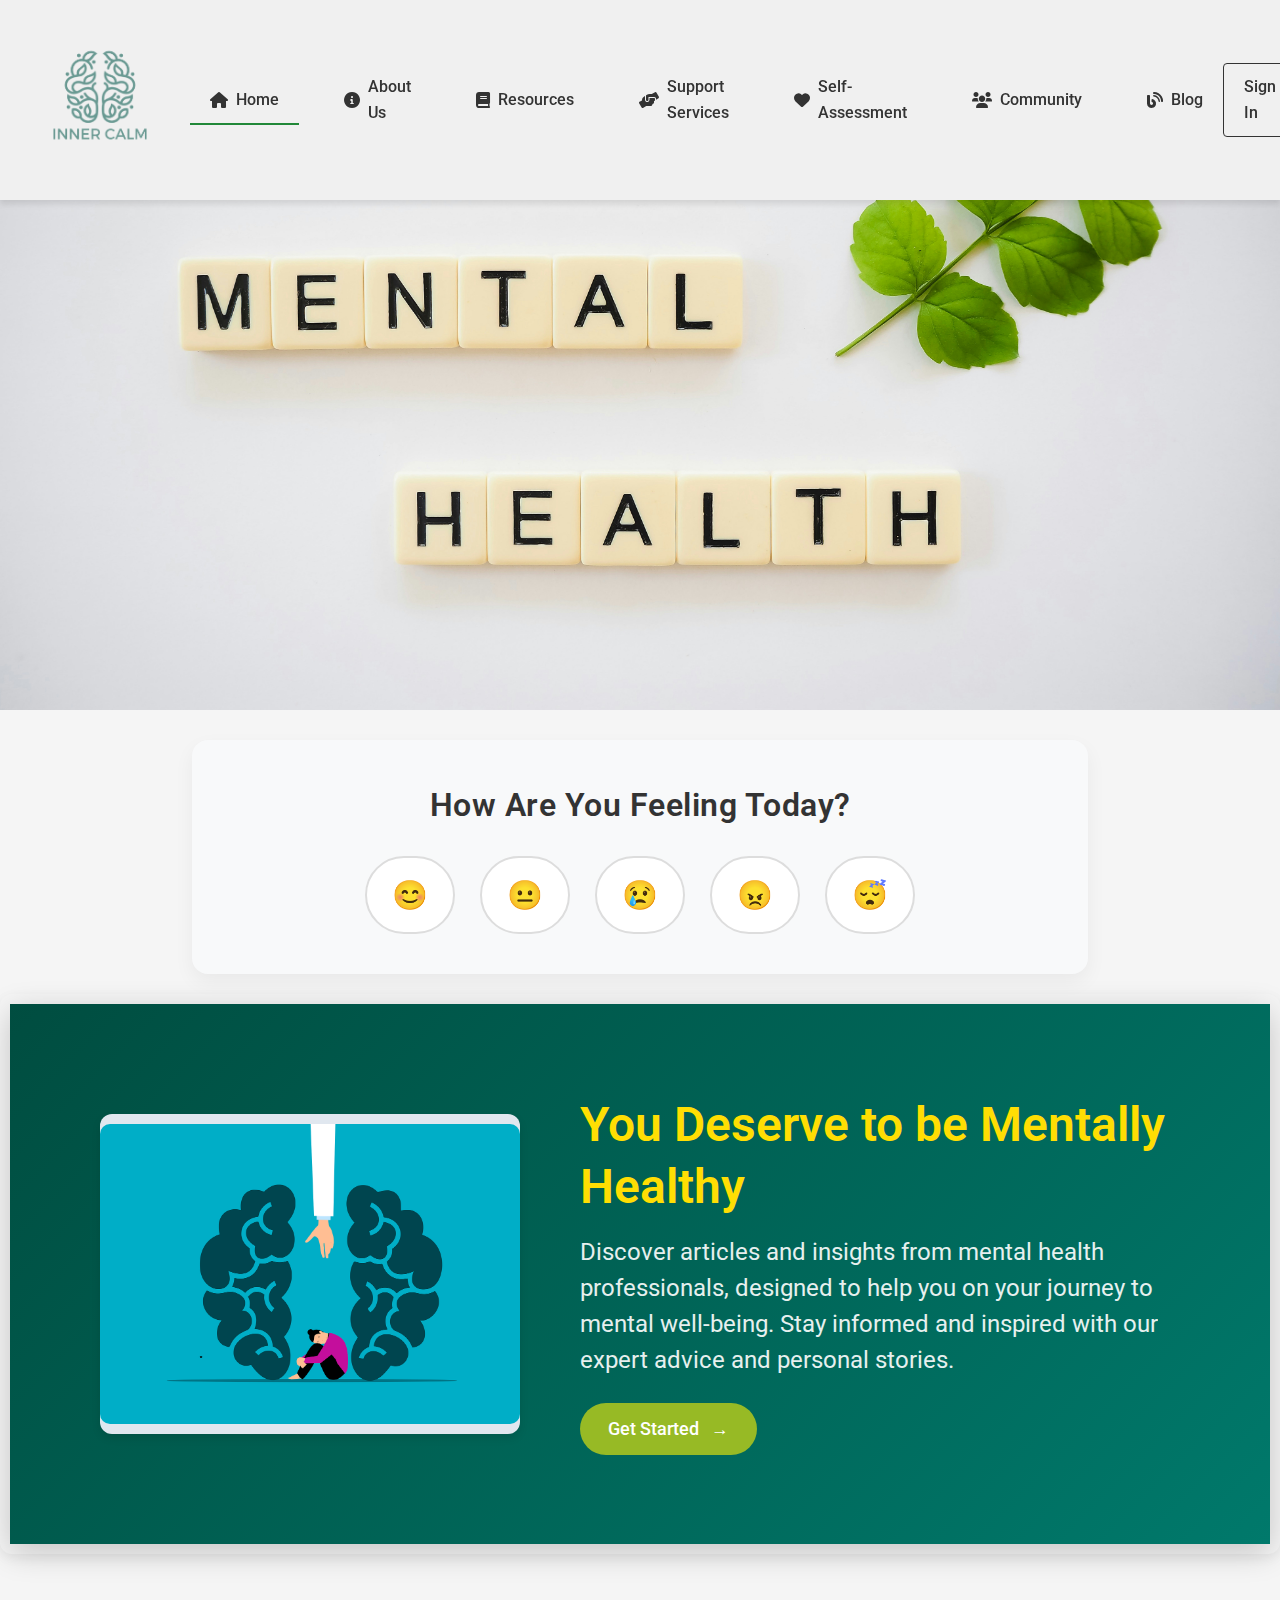
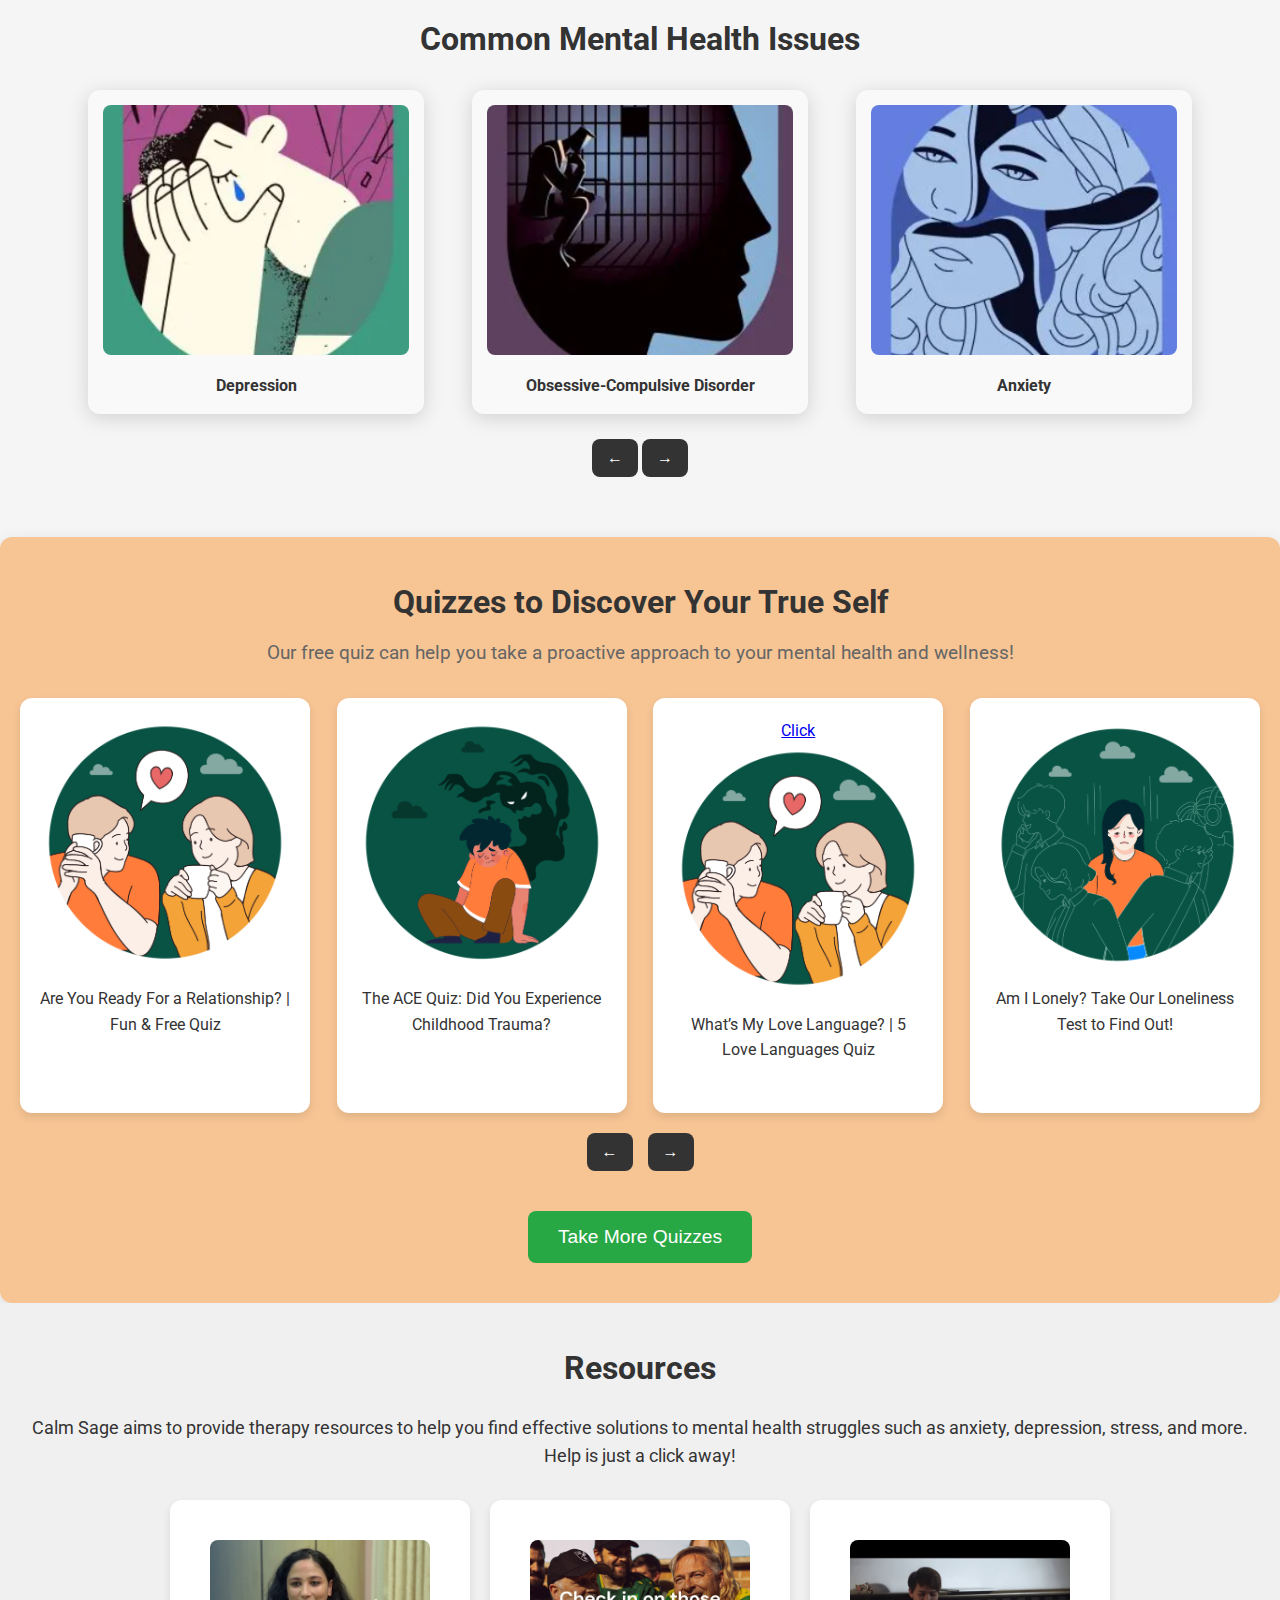
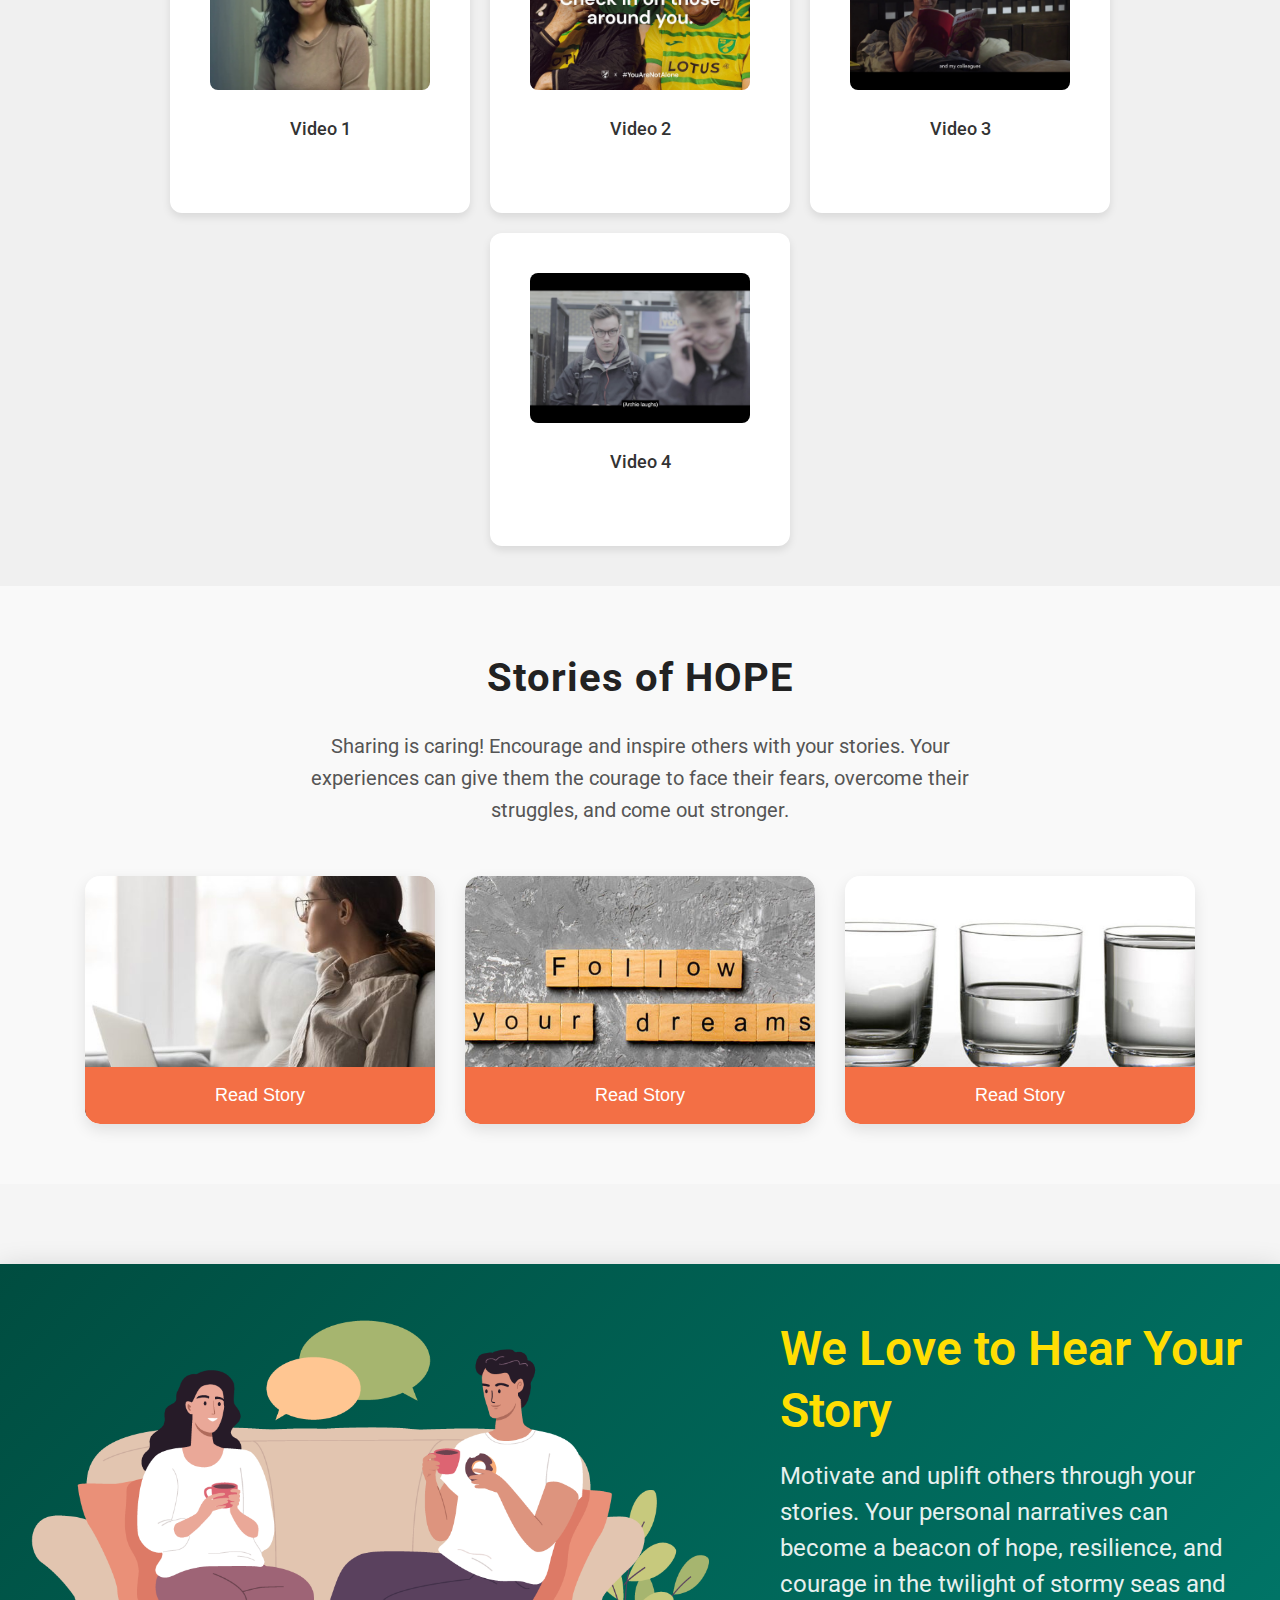
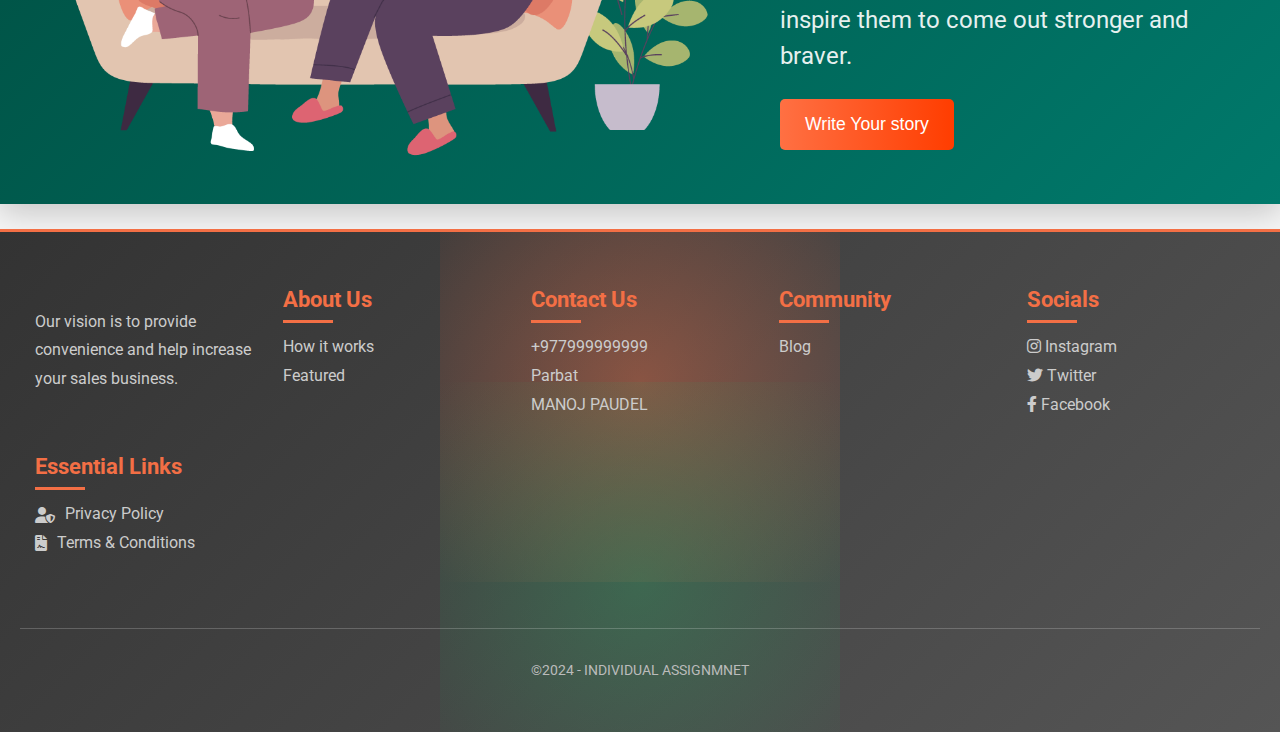
<file: index.html>
<!DOCTYPE html>
<html lang="en">

<head>
    <meta charset="UTF-8">
    <meta name="viewport" content="width=device-width, initial-scale=1.0">
    <title>Mental Health</title>
    <link rel="stylesheet" href="css/base_style.css">
    <link rel="stylesheet" href="css/home_page.css">
    <link rel="stylesheet" href="https://cdnjs.cloudflare.com/ajax/libs/font-awesome/6.0.0-beta3/css/all.min.css">
    <link rel="stylesheet" href="https://fonts.googleapis.com/css2?family=Roboto:wght@400;500;700&display=swap">
</head>

<body>
    <header>
        <div class="logo">
            <img src="images/Inner Calm (1).png" alt="Inner Calm Logo" class="logo-img">
        </div>
        <nav>
            <ul class="nav-links">
                <li><a href="index.html" class="active"><i class="fas fa-home"> </i>Home</a></li>
                <li><a href="#"><i class="fas fa-info-circle"></i> About Us</a></li>
                <li><a href="resource.html"><i class="fas fa-book"></i> Resources</a></li>
                <li><a href="#"><i class="fas fa-hands-helping"></i> Support Services</a></li>
                <li><a href="self_assesment.html"><i class="fas fa-heart"></i> Self-Assessment</a></li>
                <li><a href="#"><i class="fas fa-users"></i> Community</a></li>
                <li><a href="blog.html"><i class="fas fa-blog"></i> Blog</a></li>
            </ul>
        </nav>
        <div class="auth-buttons">
            <a href="/html/sign-in.html" class="sign-in">Sign In</a>
        </div>
    </header>

    <main>
        <section class="hero">
            <div class="hero-content">
                <img src="images/sit.jpg" alt="A calming image related to mental health" class="hero-image">
            </div>
        </section>

        <section class="mood-tracker">
            <h2>How Are You Feeling Today?</h2>
            <div class="mood-options">
                <button aria-label="Feeling happy">😊</button>
                <button aria-label="Feeling neutral">😐</button>
                <button aria-label="Feeling sad">😢</button>
                <button aria-label="Feeling angry">😠</button>
                <button aria-label="Feeling sleepy">😴</button>
            </div>
        </section>

        <section class="mental-health-section">
            <div class="container">
                <div class="image-placeholder">
                    <img src="images/mental-health-7323725_1280.png" alt="Illustration related to mental health">
                </div>
                <div class="text-section">
                    <h1>You Deserve to be Mentally Healthy</h1>
                    <p>Discover articles and insights from mental health professionals, designed to help you on your journey to mental well-being.
                        Stay informed and inspired with our expert advice and personal stories.</p>
                    <a href="blog.html" class="button">Get Started</a>
                </div>
            </div>
        </section>

        <section class="section-container">
            <h2>Common Mental Health Issues</h2>
            <div class="issues-cards">
                <div class="issue-card">
                    <img src="images/depression1.png" alt="Depression illustration">
                    <p>Depression</p>
                </div>
                <div class="issue-card">
                    <img src="images/OCID.png" alt="Obsessive-Compulsive Disorder illustration">
                    <p>Obsessive-Compulsive Disorder</p>
                </div>
                <div class="issue-card">
                    <img src="images/anxiety.png" alt="Anxiety illustration">
                    <p>Anxiety</p>
                </div>
            </div>

            <div class="navigation-buttons">
                <button class="prev-btn" aria-label="Previous issue">←</button>
                <button class="next-btn" aria-label="Next issue">→</button>
            </div>
        </section>

        <section class="quiz-section">
            <h2>Quizzes to Discover Your True Self</h2>
            <p>Our free quiz can help you take a proactive approach to your mental health and wellness!</p>

            <div class="quiz-cards">
                <div class="quiz-card">
                    <img src="images/Are-You-Ready-For-a-Relationship-icon.png"
                        alt="Are You Ready For a Relationship? Quiz">
                    <p>Are You Ready For a Relationship? | Fun & Free Quiz</p>
                </div>
                <div class="quiz-card">
                    <img src="images/Take-The-ACES-Quiz-icon.png" alt="The ACE Quiz">
                    <p>The ACE Quiz: Did You Experience Childhood Trauma?</p>
                </div>
                <div class="quiz-card">
                    <a href="quiz.html">Click<img src="images/Are-You-Ready-For-a-Relationship-icon.png" alt="Love Language Quiz"></a>
                    <p>What’s My Love Language? | 5 Love Languages Quiz</p>
                </div>
                <div class="quiz-card">
                    <img src="images/Loneliness-01-01.png" alt="Am I Lonely? Quiz">
                    <p>Am I Lonely? Take Our Loneliness Test to Find Out!</p>
                </div>
            </div>

            <div class="quiz-navigation">
                <button class="prev-btn" aria-label="Previous quiz">←</button>
                <button class="next-btn" aria-label="Next quiz">→</button>
            </div>
            <a href="self_assesment.html"><button class="take-more-btn">Take More Quizzes</button></a>
            
        </section>

            <!-- Resources -->
            <section class="therapy-resources">
                <h2>Resources</h2>
                <p>Calm Sage aims to provide therapy resources to help you find effective solutions to mental health
                    struggles such as anxiety, depression, stress, and more. Help is just a click away!</p>

                <div class="resource-grid">
                    <div class="resource-card">
                        <a href="resource.html"> <img src="images/resource1.jpg" alt="Resource 1" class="resource-image"></a>
                        <p>Video 1</p>
                    </div>
                    <div class="resource-card">
                        <a href="resource.html"><img src="images/resource2.jpg" alt="Resource 2" class="resource-image"></a>
                        <p>Video 2</p>
                    </div>
                    <div class="resource-card">
                        <a href="resource.html"><img src="images/resource3.jpg" alt="Resource 3" class="resource-image"></a>
                        <p>Video 3</p>
                    </div>
                    <div class="resource-card">
                        <a href="resource.html"><img src="images/resource4.jpg" alt="Resource 4" class="resource-image"></a>
                        <p>Video 4</p>
                    </div>
                </div>
            </section>

            <section class="stories-section">
                <h2 class="section-title">Stories of HOPE</h2>
                <p class="section-description">
                    Sharing is caring! Encourage and inspire others with your stories. Your experiences can give them
                    the courage to face their fears, overcome their struggles, and come out stronger.
                </p>

                <div class="story-thumbnails">
                    <div class="story-card">
                        <img src="images/story1.jpg" alt="Story Thumbnail 1">
                        <button>Read Story</button>
                    </div>
                    <div class="story-card">
                        <img src="images/story2.jpg" alt="Story Thumbnail 2">
                        <button>Read Story</button>
                    </div>
                    <div class="story-card">
                        <img src="images/story3.jpg" alt="Story Thumbnail 3">
                        <button>Read Story</button>
                    </div>
                </div>
            </section>


            <main>

                <div class="container">
                    <div class="illustration">
                        <img src="images/love_to_hear.png" alt="Illustration of people on a couch">
                    </div>
                    <div class="text-section">
                        <h1>We Love to Hear Your Story</h1>
                        <p>Motivate and uplift others through your stories. Your personal narratives can become a beacon
                            of hope, resilience, and courage in the twilight of stormy seas and inspire them to come out
                            stronger and braver.</p>
                        <button>Write Your story</button>
                    </div>
                </div>

                <br>


<!-- Footer -->
 <footer>
    <div class="footer-content">
        <div class="footer-section logo">
            <p>Our vision is to provide convenience and help increase your sales business.</p>
        </div>
        <div class="footer-section about">
            <h3>About Us</h3>
            <ul>
                <li><a href="#">How it works</a></li>
                <li><a href="#">Featured</a></li>
            </ul>
        </div>
        <div class="footer-section contact">
            <h3>Contact Us</h3>
            <ul>
                <li>+977999999999</li>
                <li>Parbat</li>
                <li>MANOJ PAUDEL</li>
            </ul>
        </div>
        <div class="footer-section community">
            <h3>Community</h3>
            <ul>
                <li><a href="blog.html">Blog</a></li>
            </ul>
        </div>
        <div class="footer-section socials">
            <h3>Socials</h3>
            <ul>
                <li><a href="https://www.instagram.com"><i class="fab fa-instagram"></i> Instagram</a></li>
                <li><a href="https://x.com"><i class="fab fa-twitter"></i> Twitter</a></li>
                <li><a href="https://www.facebook.com"><i class="fab fa-facebook-f"></i> Facebook</a></li>
            </ul>
        </div>
        <div class="footer-section links">
            <h3>Essential Links</h3>
            <ul>
                <li><a href="#"><i class="fas fa-user-shield"></i> Privacy Policy</a></li>
                <li><a href="#"><i class="fas fa-file-contract"></i> Terms & Conditions</a></li>
            </ul>
        </div>
    </div>
    <div class="footer-bottom">
        <p>©2024 - INDIVIDUAL ASSIGNMNET</p>
    </div>
</footer>

</main>
<script src="js/script.js"></script>
</body>


</html>
</file>
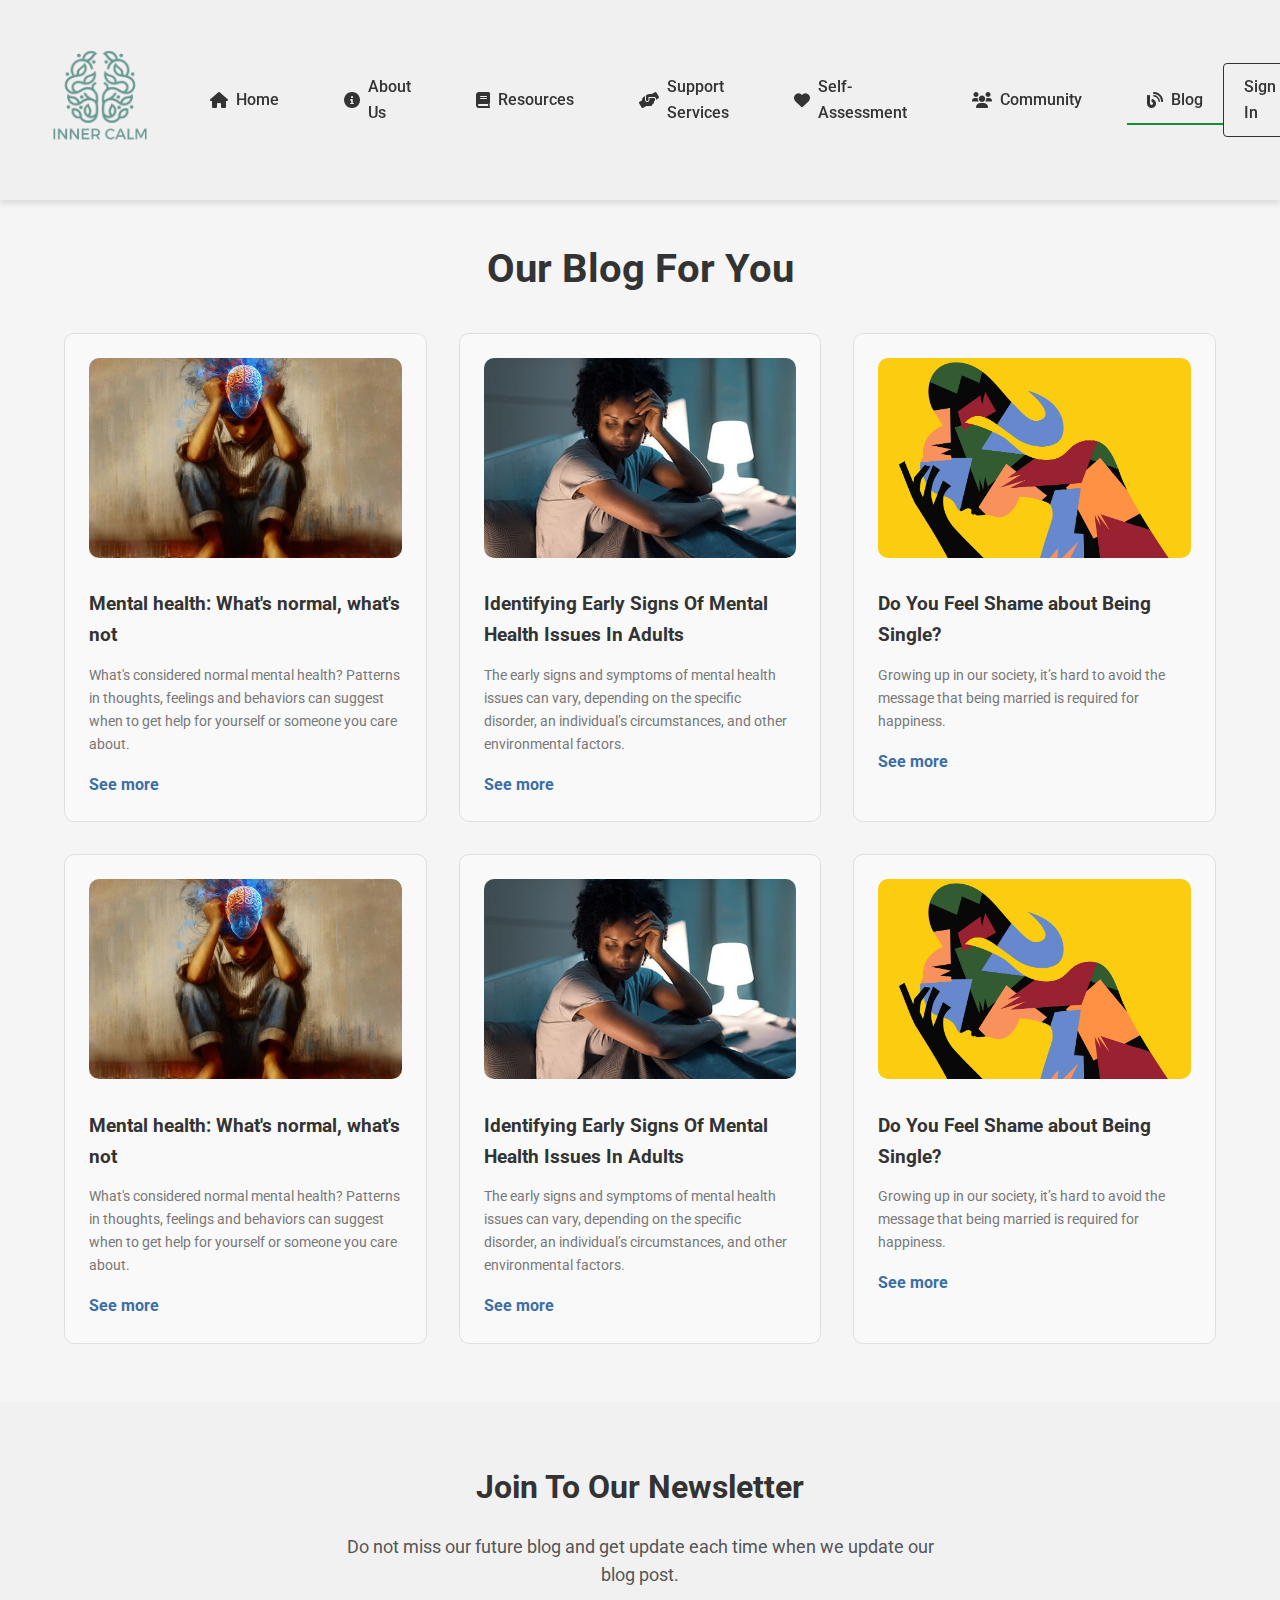
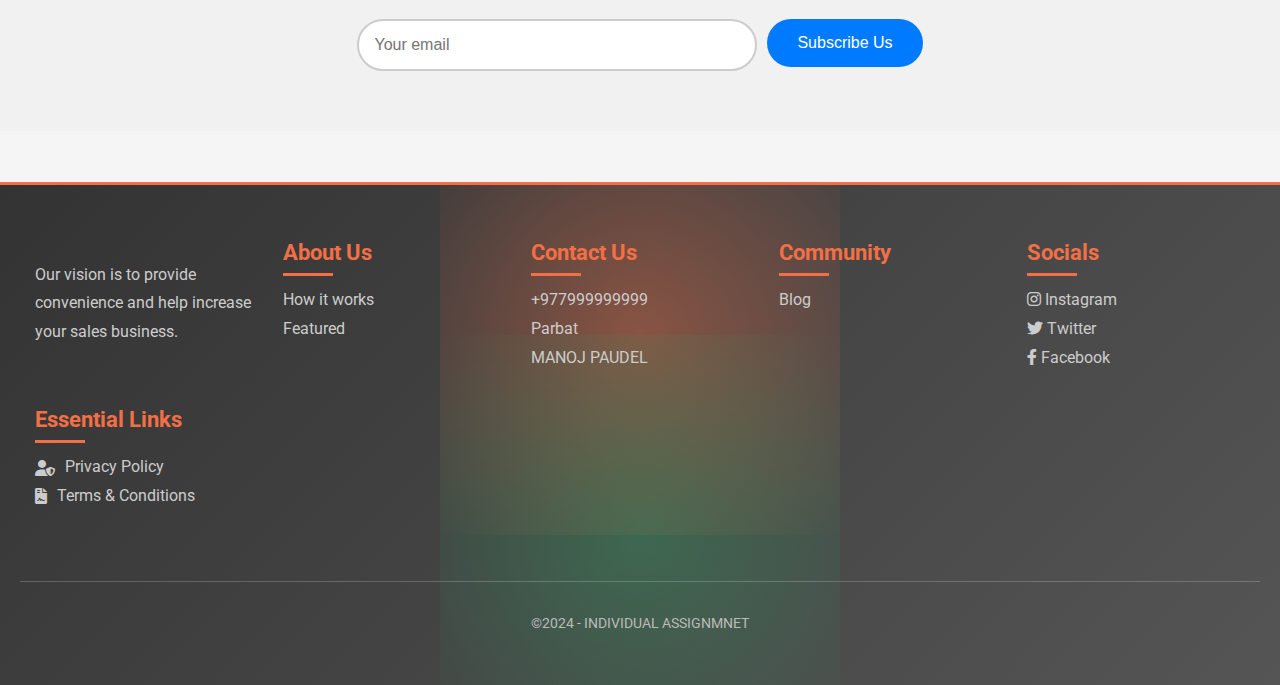
<file: blog.html>
<!DOCTYPE html>
<html lang="en">

<head>
    <meta charset="UTF-8">
    <meta name="viewport" content="width=device-width, initial-scale=1.0">
    <title>Mental Health</title>
    <link rel="stylesheet" href="css/blog.css">
    <link rel="stylesheet" href="css/base_style.css">
    <link rel="stylesheet" href="https://cdnjs.cloudflare.com/ajax/libs/font-awesome/6.0.0-beta3/css/all.min.css">
    <link rel="stylesheet" href="https://fonts.googleapis.com/css2?family=Roboto:wght@400;500;700&display=swap">
</head>

<body>
    <header>
        <div class="logo">
            <img src="images/Inner Calm (1).png" alt="Inner Calm Logo" class="logo-img">
        </div>
        <nav>
            <ul class="nav-links">
                <li><a href="index.html"><i class="fas fa-home"></i> Home</a></li>
                <li><a href="#"><i class="fas fa-info-circle"></i> About Us</a></li>
                <li><a href="resource.html"><i class="fas fa-book"></i> Resources</a></li>
                <li><a href="#"><i class="fas fa-hands-helping"></i> Support Services</a></li>
                <li><a href="self_assesment.html"><i class="fas fa-heart"></i> Self-Assessment</a></li>
                <li><a href="#"><i class="fas fa-users"></i> Community</a></li>
                <li><a href="blog.html" class="active"><i class="fas fa-blog"> </i>Blog</a></li>
            </ul>
        </nav>
        <div class="auth-buttons">
            <a href="/html/sign-in.html" class="sign-in">Sign In</a>
        </div>
    </header>
    <br>
      <br>
      <br>
      <br>
      <br>
      <br>
      <br>
      <br>

<main>
     <!-- Blog Section -->
    
     <!-- Blog Section -->
    <section class="blog-section">
        <h1>Our Blog For You</h1>
        <div class="blog-grid">
            <div class="blog-item">
                <img src="images/blog-img1.jpg" alt="Blog 1" class="blog-image">
                <h3>Mental health: What's normal, what's not</h3>
                <p>What's considered normal mental health? Patterns in thoughts, feelings and behaviors can suggest when to get help for yourself or someone you care about.</p>
                <a href="https://www.mayoclinic.org/healthy-lifestyle/adult-health/in-depth/mental-health/art-20044098">See more</a>
            </div>

            <div class="blog-item">
                <img src="images/blog-img2.jpeg" alt="Blog 2" class="blog-image">
                <h3>Identifying Early Signs Of Mental Health Issues In Adults</h3>
                <p>The early signs and symptoms of mental health issues can vary, depending on the specific disorder, an individual’s circumstances, and other environmental factors.</p>
                <a href="https://vertavahealth.com/addiction-resources/identifying-mental-health-issues/">See more</a>
            </div>

            <div class="blog-item">
                <img src="images/blog-img3.png" alt="Blog 3" class="blog-image">
                <h3>Do You Feel Shame about Being Single?</h3>
                <p>Growing up in our society, it’s hard to avoid the message that being married is required for happiness.</p>
                <a href="https://psychcentral.com/blog/do-you-feel-shame-about-being-single#1">See more</a>
            </div>
            <div class="blog-item">
                <img src="images/blog-img1.jpg" alt="Blog 1" class="blog-image">
                <h3>Mental health: What's normal, what's not</h3>
                <p>What's considered normal mental health? Patterns in thoughts, feelings and behaviors can suggest when to get help for yourself or someone you care about.</p>
                <a href="https://www.mayoclinic.org/healthy-lifestyle/adult-health/in-depth/mental-health/art-20044098">See more</a>
            </div>

            <div class="blog-item">
                <img src="images/blog-img2.jpeg" alt="Blog 2" class="blog-image">
                <h3>Identifying Early Signs Of Mental Health Issues In Adults</h3>
                <p>The early signs and symptoms of mental health issues can vary, depending on the specific disorder, an individual’s circumstances, and other environmental factors.</p>
                <a href="https://vertavahealth.com/addiction-resources/identifying-mental-health-issues/">See more</a>
            </div>

            <div class="blog-item">
                <img src="images/blog-img3.png" alt="Blog 3" class="blog-image">
                <h3>Do You Feel Shame about Being Single?</h3>
                <p>Growing up in our society, it’s hard to avoid the message that being married is required for happiness.</p>
                <a href="https://psychcentral.com/blog/do-you-feel-shame-about-being-single#1">See more</a>
            </div>
        </div>
    </section>
    <br>

    <!-- Newsletter Section -->
<section id="newsletter">
    <div class="newsletter-content">
        <h2>Join To Our Newsletter</h2>
        <p>Do not miss our future blog and get update each time when we update our blog post.</p>
        <div class="newsletter-form">
            <input type="email" placeholder="Your email">
            <a href="blog.html"><button>Subscribe Us</button></a>
        </div>
    </div>
</section>

<br>
<br>


<!-- Footer -->
<footer>
    <div class="footer-content">
        <div class="footer-section logo">
            <p>Our vision is to provide convenience and help increase your sales business.</p>
        </div>
        <div class="footer-section about">
            <h3>About Us</h3>
            <ul>
                <li><a href="#">How it works</a></li>
                <li><a href="#">Featured</a></li>
            </ul>
        </div>
        <div class="footer-section contact">
            <h3>Contact Us</h3>
            <ul>
                <li>+977999999999</li>
                <li>Parbat</li>
                <li>MANOJ PAUDEL</li>
            </ul>
        </div>
        <div class="footer-section community">
            <h3>Community</h3>
            <ul>
                <li><a href="blog.html">Blog</a></li>
            </ul>
        </div>
        <div class="footer-section socials">
            <h3>Socials</h3>
            <ul>
                <li><a href="https://www.instagram.com"><i class="fab fa-instagram"></i> Instagram</a></li>
                <li><a href="https://x.com"><i class="fab fa-twitter"></i> Twitter</a></li>
                <li><a href="https://www.facebook.com"><i class="fab fa-facebook-f"></i> Facebook</a></li>
            </ul>
        </div>
        <div class="footer-section links">
            <h3>Essential Links</h3>
            <ul>
                <li><a href="#"><i class="fas fa-user-shield"></i> Privacy Policy</a></li>
                <li><a href="#"><i class="fas fa-file-contract"></i> Terms & Conditions</a></li>
            </ul>
        </div>
    </div>
    <div class="footer-bottom">
        <p>©2024 - INDIVIDUAL ASSIGNMNET</p>
    </div>
</footer>

</main>
<script src="js/script.js"></script>
</body>

</html>
</file>
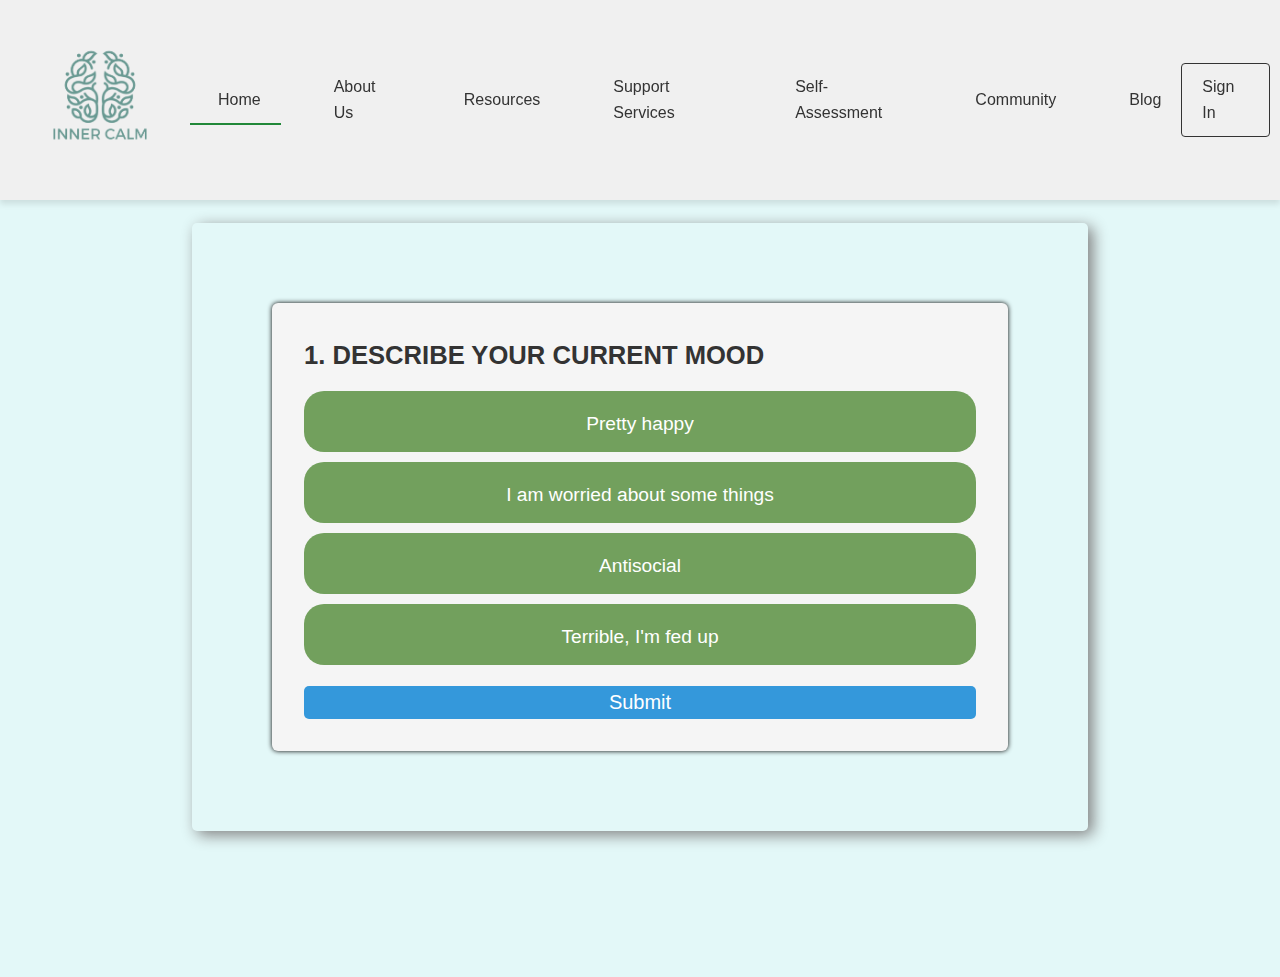
<file: quiz.html>
<!DOCTYPE html>
<html lang="en">
<head>
    <meta charset="UTF-8">
    <meta http-equiv="X-UA-Compatible" content="IE=edge">
    <meta name="viewport" content="width=device-width, initial-scale=1.0">
    <title>Document</title>
    <link rel="stylesheet" href="css/base_style.css">
    <link rel="stylesheet" href="css/quiz.css">

</head>
<body>
    <header>
        <div class="logo">
            <img src="images/Inner Calm (1).png" alt="Inner Calm Logo" class="logo-img">
        </div>
        <nav>
            <ul class="nav-links">
                <li><a href="index.html" class="active"><i class="fas fa-home"> </i>Home</a></li>
                <li><a href="#"><i class="fas fa-info-circle"></i> About Us</a></li>
                <li><a href="resource.html"><i class="fas fa-book"></i> Resources</a></li>
                <li><a href="#"><i class="fas fa-hands-helping"></i> Support Services</a></li>
                <li><a href="self_assesment.html"><i class="fas fa-heart"></i> Self-Assessment</a></li>
                <li><a href="#"><i class="fas fa-users"></i> Community</a></li>
                <li><a href="blog.html"><i class="fas fa-blog"></i> Blog</a></li>
            </ul>
        </nav>
        <div class="auth-buttons">
            <a href="/html/sign-in.html" class="sign-in">Sign In</a>
        </div>
    </header>

    <br>
    <br>
    <br>

    <section class="quiz">
        <div class="bbox"> 
            <div id="box">
                <h2 id="quesBox">1. demo ques</h2>
                <div class="row">
                    <input class="options" type="radio" name="option" id="opt1" value="A">
                    <label for="opt1"><span>Option A</span></label>
                </div>
                <div class="row">
                    <input class="options" type="radio" name="option" id="opt2" value="B">
                    <label for="opt2"><span>Option B</span></label>
                </div>
                <div class="row">
                    <input class="options" type="radio" name="option" id="opt3" value="C">
                    <label for="opt3"><span>Option C</span></label>
                </div>
                <div class="row">
                    <input class="options" type="radio" name="option" id="opt4" value="D">
                    <label for="opt4"><span>Option D</span></label>
                </div>
                <button class="btn" onclick="submitQuiz()">
                    Submit
                </button>
            </div>
        </div>
    </section>
    <script src="js/quiz.js"></script>
</body>
</html>
</file>
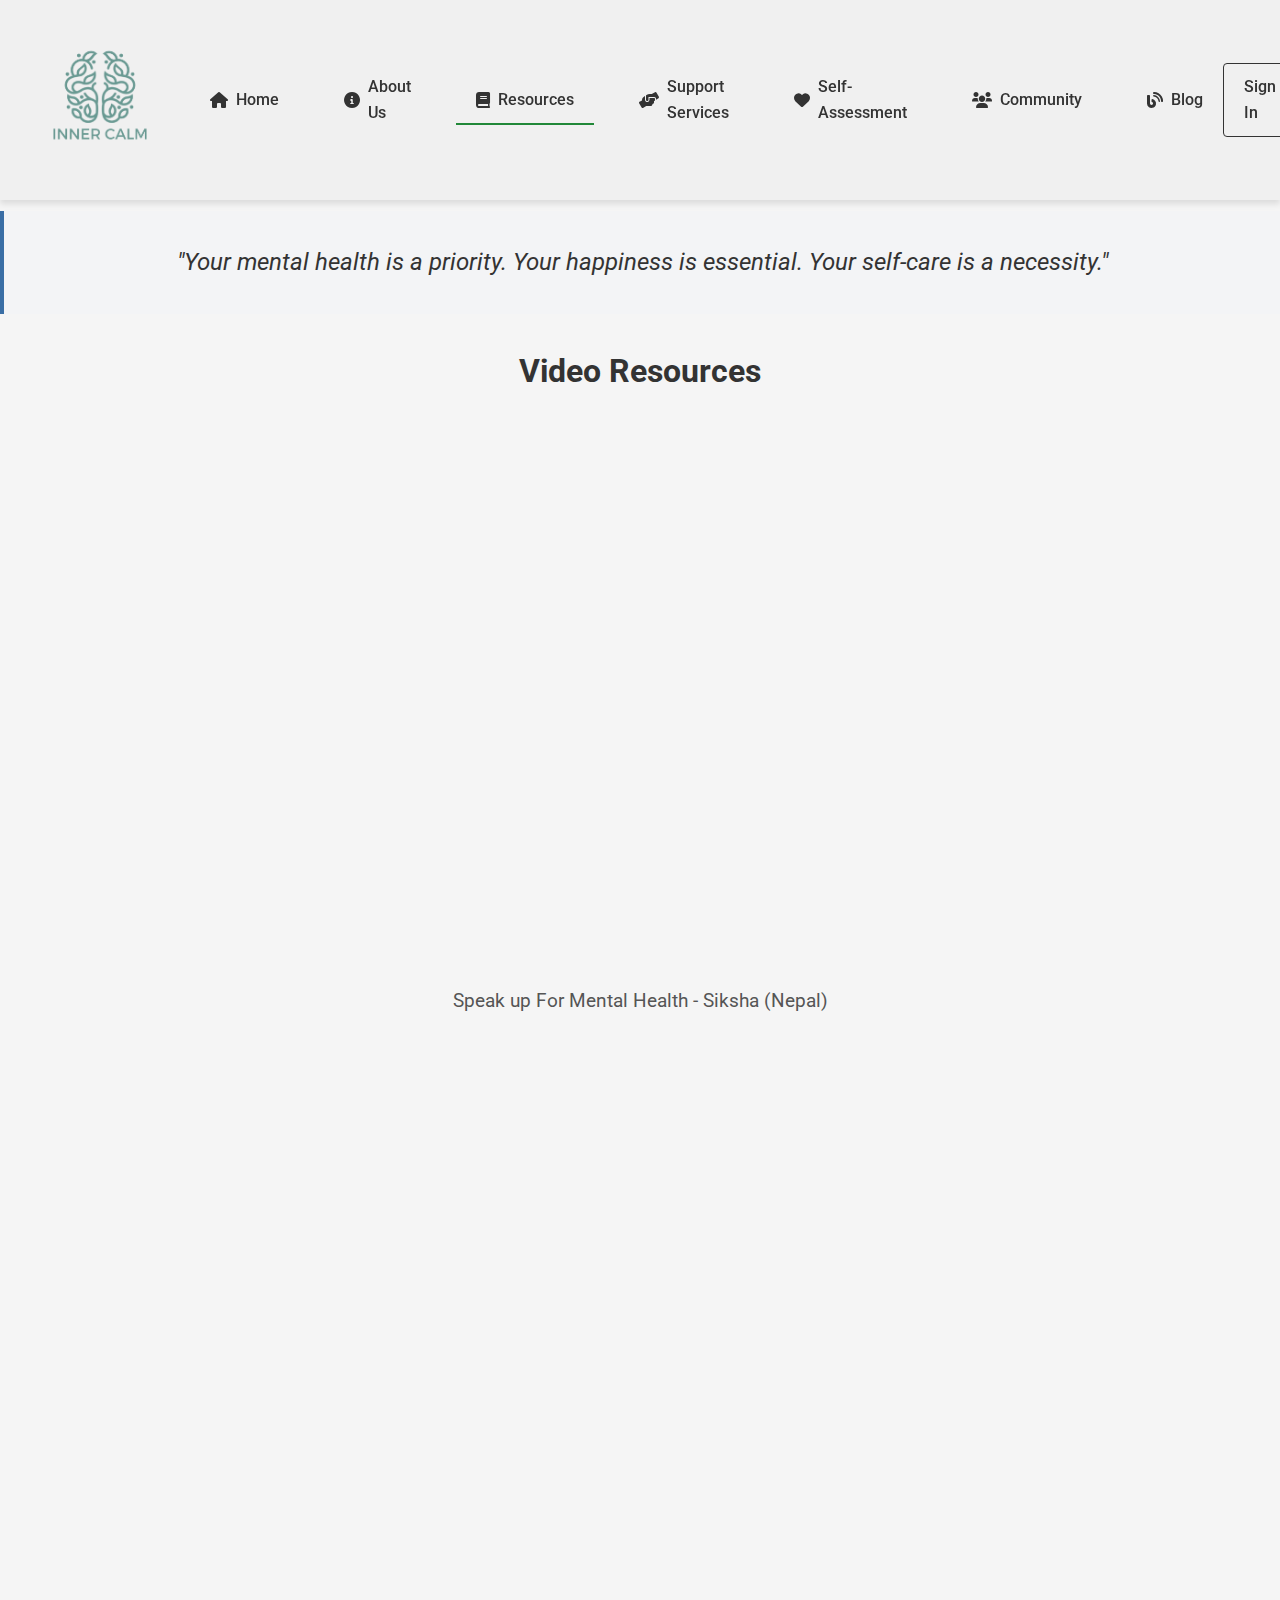
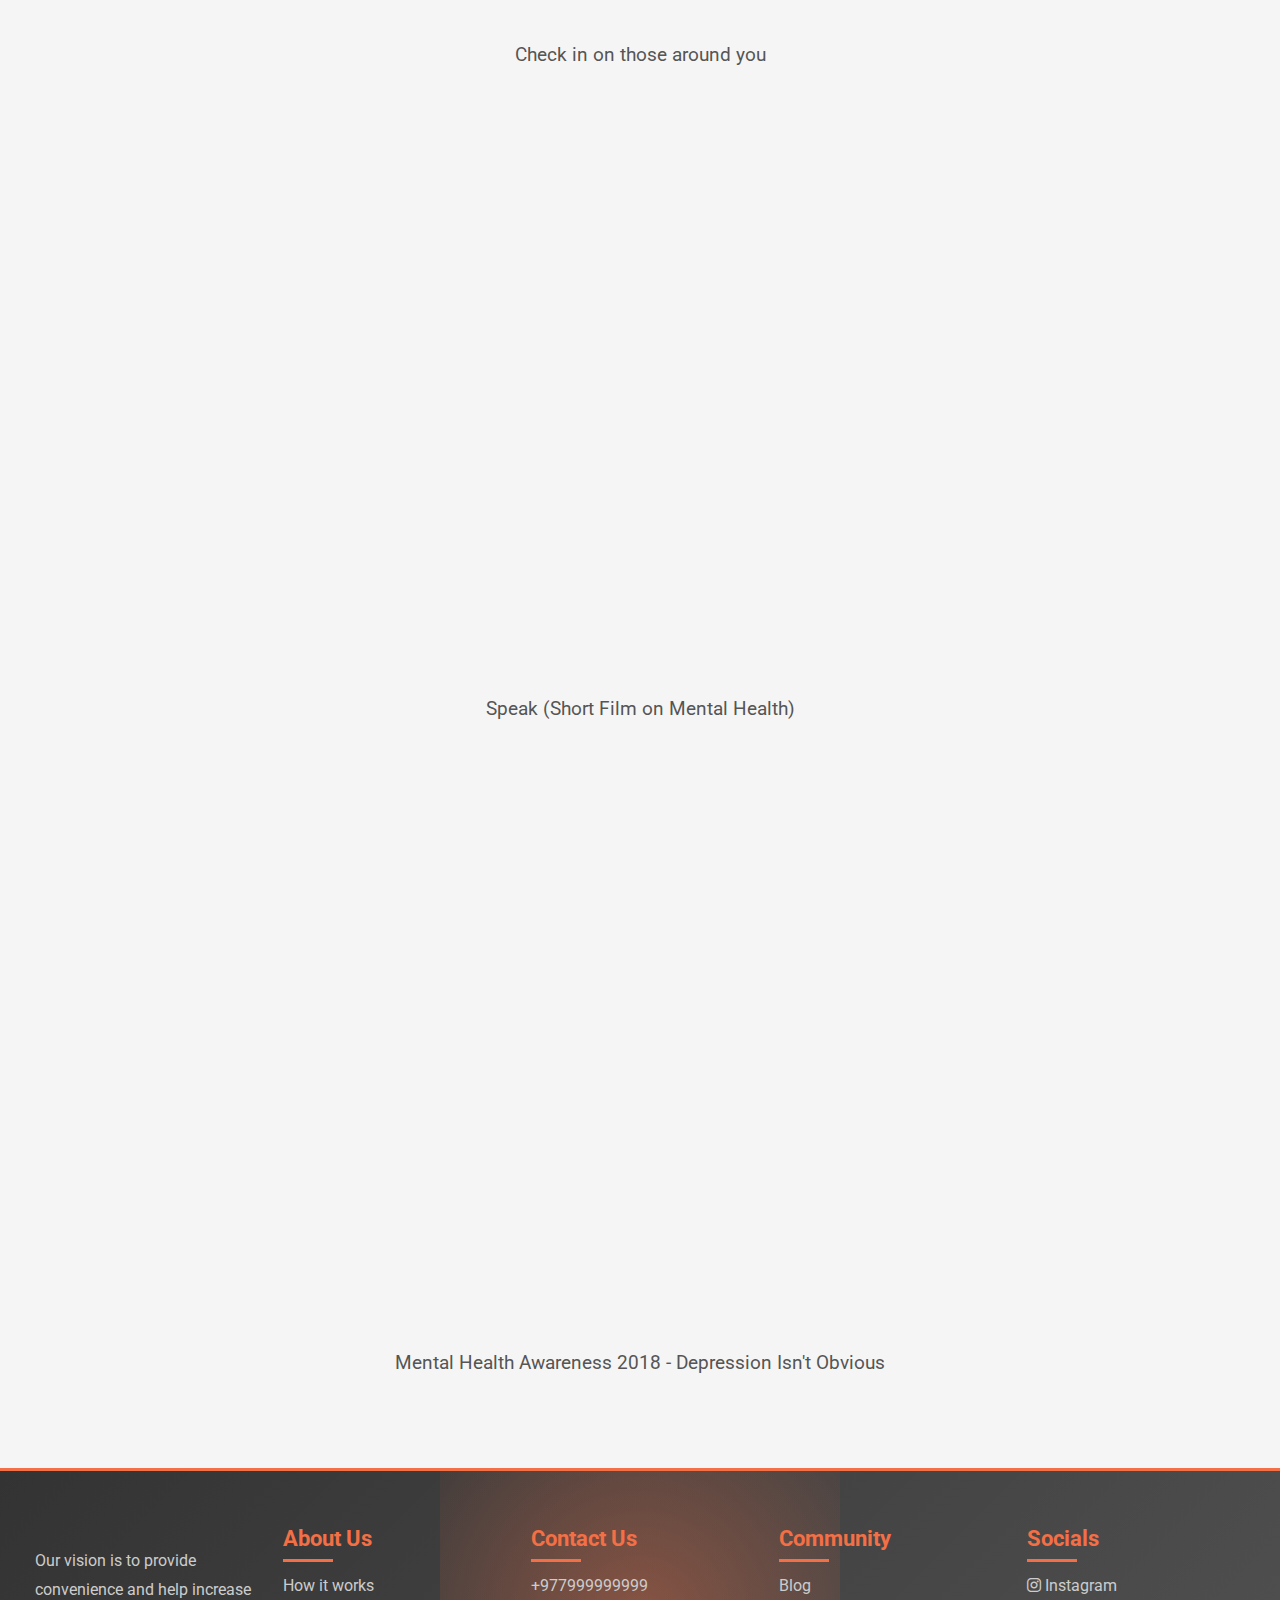
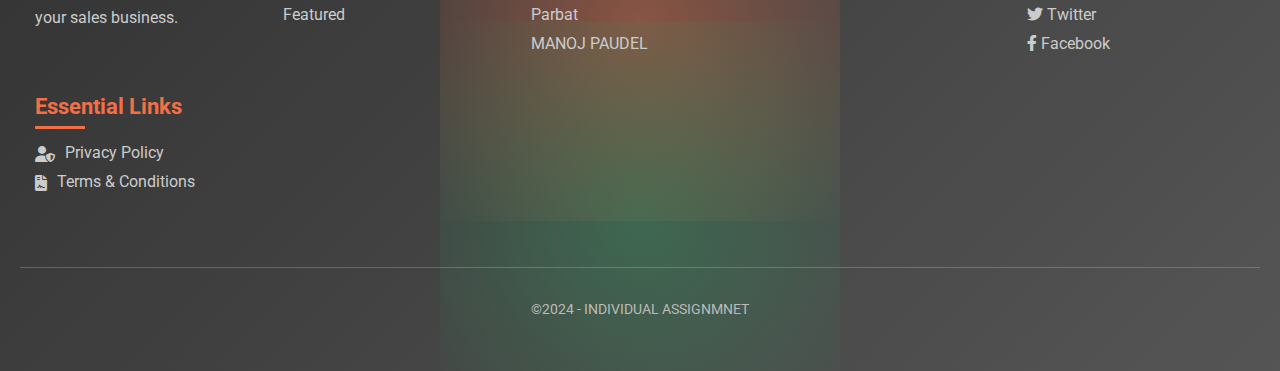
<file: resource.html>
<!DOCTYPE html>
<html lang="en">

<head> 
    <meta charset="UTF-8">
    <meta name="viewport" content="width=device-width, initial-scale=1.0">
    <title>Mental Health</title>
    <link rel="stylesheet" href="css/base_style.css">
    <link rel="stylesheet" href="css/resource.css">>
    <link rel="stylesheet" href="https://cdnjs.cloudflare.com/ajax/libs/font-awesome/6.0.0-beta3/css/all.min.css">
    <link rel="stylesheet" href="https://fonts.googleapis.com/css2?family=Roboto:wght@400;500;700&display=swap">
</head>

<body>
    <header>
        <div class="logo">
            <img src="images/Inner Calm (1).png" alt="Inner Calm Logo" class="logo-img">
        </div>
        <nav>
            <ul class="nav-links">
                <ul class="nav-links">
                    <li><a href="index.html"><i class="fas fa-home"></i> Home</a></li>
                    <li><a href="#"><i class="fas fa-info-circle"></i> About Us</a></li>
                    <li><a href="resource.html" class="active"><i class="fas fa-book"> </i>Resources</a></li>
                    <li><a href="#"><i class="fas fa-hands-helping"></i> Support Services</a></li>
                    <li><a href="self_assesment.html"><i class="fas fa-heart"></i> Self-Assessment</a></li>
                    <li><a href="#"><i class="fas fa-users"></i> Community</a></li>
                    <li><a href="blog.html"><i class="fas fa-blog"></i> Blog</a></li>
            </ul>
        </nav>
        <div class="auth-buttons">
            <a href="/html/sign-in.html" class="sign-in">Sign In</a>
        </div>
    </header>


    <main>
        <br>
        <br>
        <br>

        <section class="intro">
            <h1>Resources</h1>
            <p>Explore helpful resources and guides to improve your mental well-being.</p>
        </section>


        <section class="quote">
            <blockquote>
                "Your mental health is a priority. Your happiness is essential. Your self-care is a necessity."
            </blockquote>
        </section>

        <!-- Video Resources Section -->
        <section class="video-resources">
            <h2>Video Resources</h2>

            <div class="video-item">
                <iframe width="900" height="550" src="https://www.youtube.com/embed/NhAWVXlZQnY" title="Speak up For Mental Health - Siksha (Nepal)" frameborder="0" allow="accelerometer; autoplay; clipboard-write; encrypted-media; gyroscope; picture-in-picture; web-share" referrerpolicy="strict-origin-when-cross-origin" allowfullscreen></iframe>
                <p>Speak up For Mental Health - Siksha (Nepal)</p>
            </div>
            
            <br>

            <div class="video-item">
                <iframe width="900" height="550" src="https://www.youtube.com/embed/tX8TgVR33KM" title="Speak (Short Film on Mental Health)" frameborder="0" allow="accelerometer; autoplay; clipboard-write; encrypted-media; gyroscope; picture-in-picture; web-share" referrerpolicy="strict-origin-when-cross-origin" allowfullscreen></iframe>
                <p>Check in on those around you</p>
            </div>

            
            <br>

            <div class="video-item">
                <iframe width="900" height="550" src="https://www.youtube.com/embed/OyQ8KaTbjnw" title="Check in on those around you | #WorldMentalHealthDay 💛💚 #youarenotalone" frameborder="0" allow="accelerometer; autoplay; clipboard-write; encrypted-media; gyroscope; picture-in-picture; web-share" referrerpolicy="strict-origin-when-cross-origin" allowfullscreen></iframe>
                <p>Speak (Short Film on Mental Health)</p>
            </div>

            
            <br>

            <div class="video-item">
                
                <iframe width="900" height="550" src="https://www.youtube.com/embed/TLAeT8BXG1w" title="Check in on those around you | #WorldMentalHealthDay 💛💚 #youarenotalone" frameborder="0" allow="accelerometer; autoplay; clipboard-write; encrypted-media; gyroscope; picture-in-picture; web-share" referrerpolicy="strict-origin-when-cross-origin" allowfullscreen></iframe>
                <p>Mental Health Awareness 2018 - Depression Isn't Obvious</p>
            </div>
            <br>
    

        </section>
    </main>


 <footer>
    <div class="footer-content">
        <div class="footer-section logo">
            <p>Our vision is to provide convenience and help increase your sales business.</p>
        </div>
        <div class="footer-section about">
            <h3>About Us</h3>
            <ul>
                <li><a href="#">How it works</a></li>
                <li><a href="#">Featured</a></li>
            </ul>
        </div>
        <div class="footer-section contact">
            <h3>Contact Us</h3>
            <ul>
                <li>+977999999999</li>
                <li>Parbat</li>
                <li>MANOJ PAUDEL</li>
            </ul>
        </div>
        <div class="footer-section community">
            <h3>Community</h3>
            <ul>
                <li><a href="blog.html">Blog</a></li>
            </ul>
        </div>
        <div class="footer-section socials">
            <h3>Socials</h3>
            <ul>
                <li><a href="https://www.instagram.com"><i class="fab fa-instagram"></i> Instagram</a></li>
                <li><a href="https://x.com"><i class="fab fa-twitter"></i> Twitter</a></li>
                <li><a href="https://www.facebook.com"><i class="fab fa-facebook-f"></i> Facebook</a></li>
            </ul>
        </div>
        <div class="footer-section links">
            <h3>Essential Links</h3>
            <ul>
                <li><a href="#"><i class="fas fa-user-shield"></i> Privacy Policy</a></li>
                <li><a href="#"><i class="fas fa-file-contract"></i> Terms & Conditions</a></li>
            </ul>
        </div>
    </div>
    <div class="footer-bottom">
        <p>©2024 - INDIVIDUAL ASSIGNMNET</p>
    </div>
</footer>

</main>
<script src="js/script.js"></script>
</body>

</html>
</file>
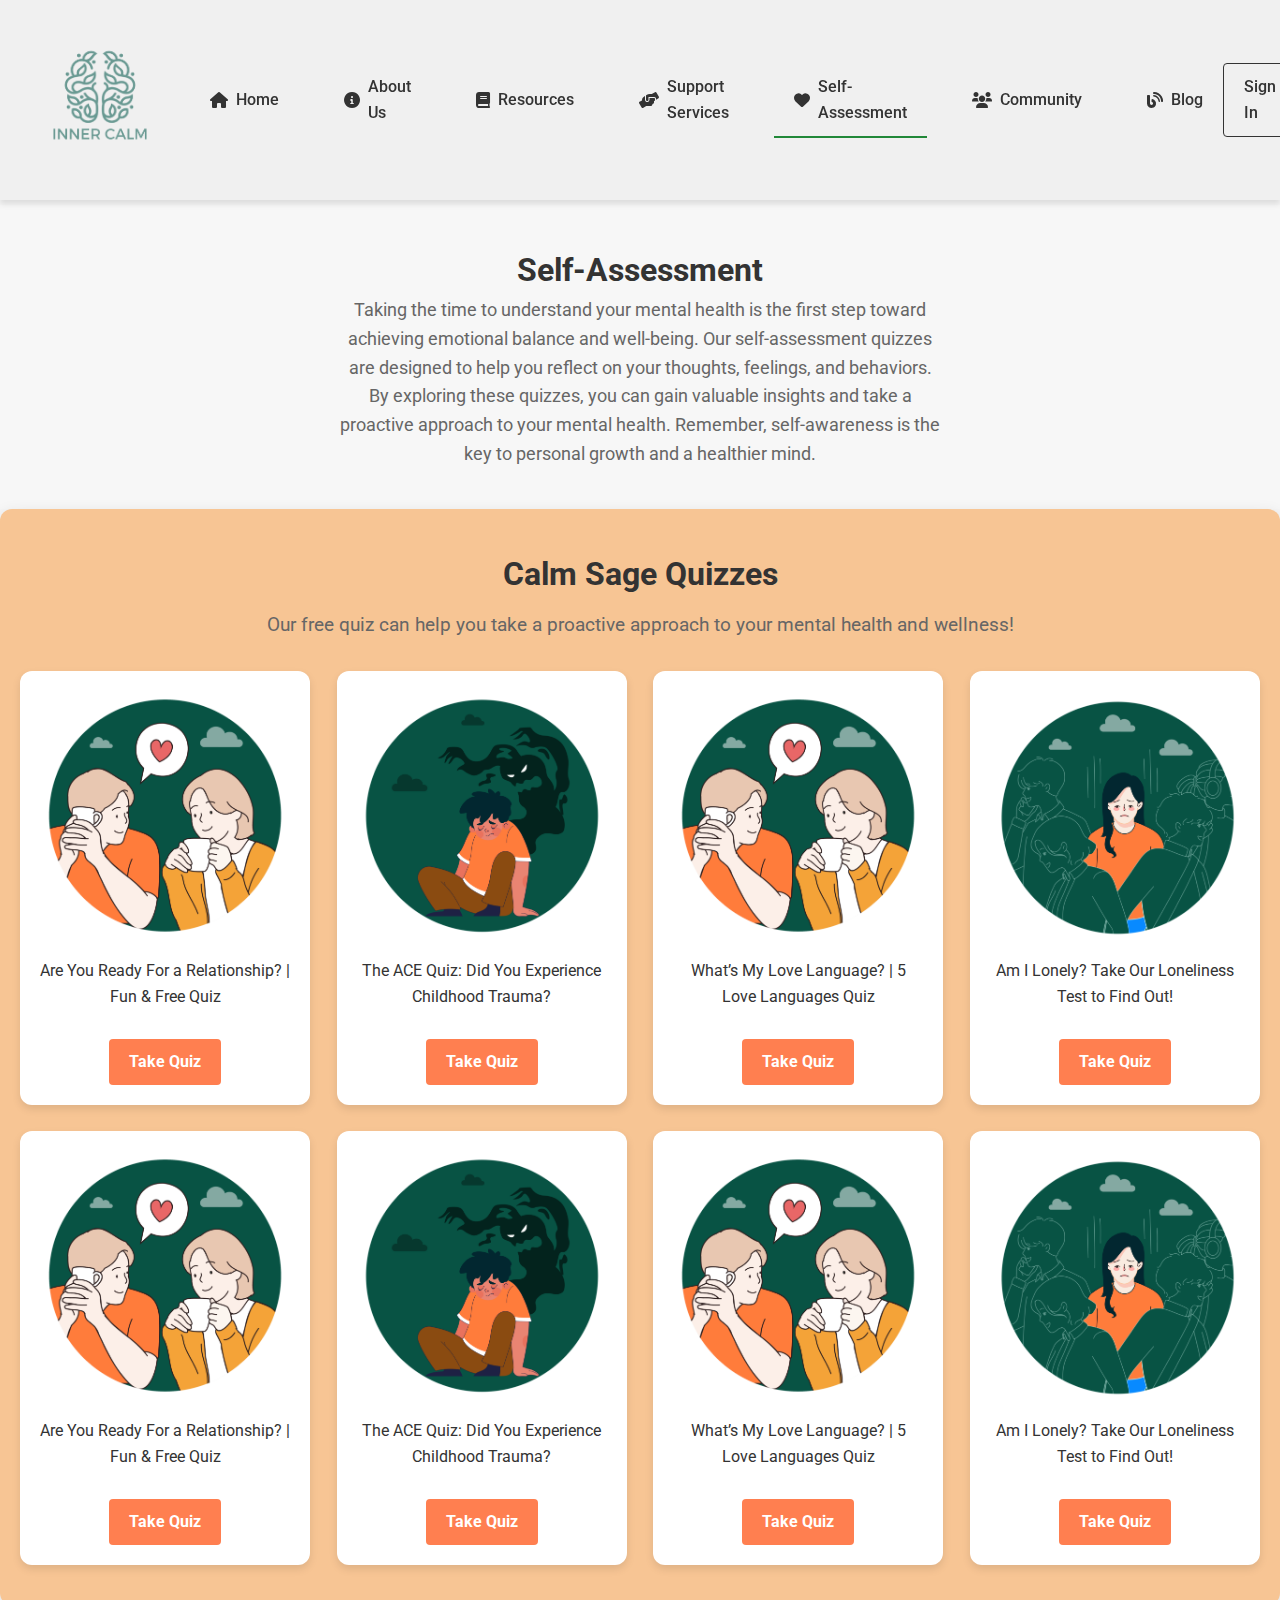
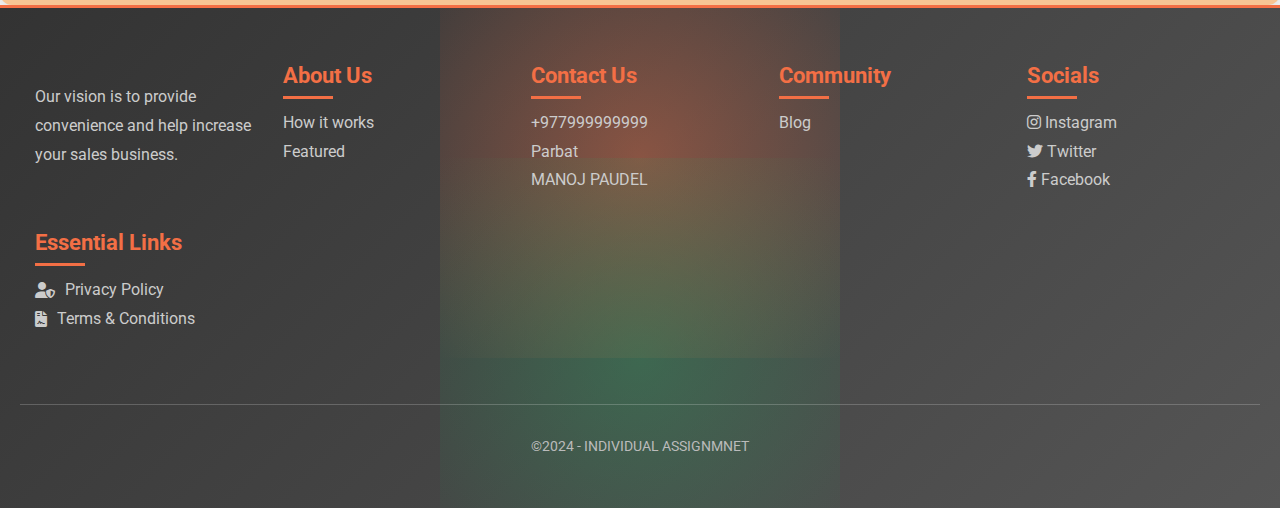
<file: self_assesment.html>
<!DOCTYPE html>
<html lang="en">

<head>
    <meta charset="UTF-8">
    <meta name="viewport" content="width=device-width, initial-scale=1.0">
    <title>Mental Health</title>
    <link rel="stylesheet" href="css/base_style.css">
    <link rel="stylesheet" href="css/self-assesment.css">
    <link rel="stylesheet" href="https://cdnjs.cloudflare.com/ajax/libs/font-awesome/6.0.0-beta3/css/all.min.css">
    <link rel="stylesheet" href="https://fonts.googleapis.com/css2?family=Roboto:wght@400;500;700&display=swap">
</head>

<body>
    <header>
        <div class="logo">
            <img src="images/Inner Calm (1).png" alt="Inner Calm Logo" class="logo-img">
        </div>
        <nav>
            <ul class="nav-links">
                <li><a href="index.html"><i class="fas fa-home"> </i>Home</a></li>
                <li><a href="#"><i class="fas fa-info-circle"></i> About Us</a></li>
                <li><a href="resource.html"><i class="fas fa-book"></i> Resources</a></li>
                <li><a href="#"><i class="fas fa-hands-helping"></i> Support Services</a></li>
                <li><a href="self_assesment.html" class="active"><i class="fas fa-heart"></i> Self-Assessment</a></li>
                <li><a href="#"><i class="fas fa-users"></i> Community</a></li>
                <li><a href="blog.html"><i class="fas fa-blog"></i> Blog</a></li>
            </ul>
        </nav>
        <div class="auth-buttons">
            <a href="/html/sign-in.html" class="sign-in">Sign In</a>
        </div>
    </header>

    <br>
    <br>
    <br>
    <br>
    <br>
    <br>
    <br>
    <br>
    <div class="self-assessment-section">
        <div class="self-assessment-header">
          <h1>Self-Assessment</h1>
          <p>Taking the time to understand your mental health is the first step toward achieving emotional balance and well-being. Our self-assessment quizzes are designed to help you reflect on your thoughts, feelings, and behaviors. By exploring these quizzes, you can gain valuable insights and take a proactive approach to your mental health. Remember, self-awareness is the key to personal growth and a healthier mind.</p>
        </div>
      
      </div>
      
      <section class="quiz-section">
        <h2>Calm Sage Quizzes</h2>
        <p>Our free quiz can help you take a proactive approach to your mental health and wellness!</p>

        <div class="quiz-cards">
            <div class="quiz-card">
                <img src="images/Are-You-Ready-For-a-Relationship-icon.png"
                    alt="Are You Ready For a Relationship? Quiz">
                <p>Are You Ready For a Relationship? | Fun & Free Quiz</p>
                <a href="quiz.html" class="quiz-button">Take Quiz</a>
            </div>
            <div class="quiz-card">
                <img src="images/Take-The-ACES-Quiz-icon.png" alt="The ACE Quiz">
                <p>The ACE Quiz: Did You Experience Childhood Trauma?</p>
                <a href="quiz.html" class="quiz-button">Take Quiz</a>
            </div>
            <div class="quiz-card">
                <img src="images/Are-You-Ready-For-a-Relationship-icon.png" alt="Love Language Quiz">
                <p>What’s My Love Language? | 5 Love Languages Quiz</p>
                <a href="quiz.html" class="quiz-button">Take Quiz</a>
            </div>
            <div class="quiz-card">
                <img src="images/Loneliness-01-01.png" alt="Am I Lonely? Quiz">
                <p>Am I Lonely? Take Our Loneliness Test to Find Out!</p>
                <a href="quiz.html" class="quiz-button">Take Quiz</a>
            </div>
        </div>
        <br>
        <div class="quiz-cards">
            <div class="quiz-card">
                <img src="images/Are-You-Ready-For-a-Relationship-icon.png"
                    alt="Are You Ready For a Relationship? Quiz">
                <p>Are You Ready For a Relationship? | Fun & Free Quiz</p>
                <a href="quiz.html" class="quiz-button">Take Quiz</a>
            </div>
            <div class="quiz-card">
                <img src="images/Take-The-ACES-Quiz-icon.png" alt="The ACE Quiz">
                <p>The ACE Quiz: Did You Experience Childhood Trauma?</p>
                <a href="quiz.html" class="quiz-button">Take Quiz</a>
            </div>
            <div class="quiz-card">
                <img src="images/Are-You-Ready-For-a-Relationship-icon.png" alt="Love Language Quiz">
                <p>What’s My Love Language? | 5 Love Languages Quiz</p>
                <a href="quiz.html" class="quiz-button">Take Quiz</a>
            </div>
            <div class="quiz-card">
                <img src="images/Loneliness-01-01.png" alt="Am I Lonely? Quiz">
                <p>Am I Lonely? Take Our Loneliness Test to Find Out!</p>
                <a href="quiz.html" class="quiz-button">Take Quiz</a>
            </div>
        </div>
        
    </section>

      <!-- Footer -->
 <footer>
    <div class="footer-content">
        <div class="footer-section logo">
            <p>Our vision is to provide convenience and help increase your sales business.</p>
        </div>
        <div class="footer-section about">
            <h3>About Us</h3>
            <ul>
                <li><a href="#">How it works</a></li>
                <li><a href="#">Featured</a></li>
            </ul>
        </div>
        <div class="footer-section contact">
            <h3>Contact Us</h3>
            <ul>
                <li>+977999999999</li>
                <li>Parbat</li>
                <li>MANOJ PAUDEL</li>
            </ul>
        </div>
        <div class="footer-section community">
            <h3>Community</h3>
            <ul>
                <li><a href="blog.html">Blog</a></li>
            </ul>
        </div>
        <div class="footer-section socials">
            <h3>Socials</h3>
            <ul>
                <li><a href="https://www.instagram.com"><i class="fab fa-instagram"></i> Instagram</a></li>
                <li><a href="https://x.com"><i class="fab fa-twitter"></i> Twitter</a></li>
                <li><a href="https://www.facebook.com"><i class="fab fa-facebook-f"></i> Facebook</a></li>
            </ul>
        </div>
        <div class="footer-section links">
            <h3>Essential Links</h3>
            <ul>
                <li><a href="#"><i class="fas fa-user-shield"></i> Privacy Policy</a></li>
                <li><a href="#"><i class="fas fa-file-contract"></i> Terms & Conditions</a></li>
            </ul>
        </div>
    </div>
    <div class="footer-bottom">
        <p>©2024 - INDIVIDUAL ASSIGNMNET</p>
    </div>
</footer>

</main>
<script src="js/script.js"></script>
</body>

</html>
</file>
<file: css/base_style.css>
* {
    margin: 0;
    padding: 0;
    box-sizing: border-box;
    scroll-behavior: smooth;
}

body {
    font-family: 'Roboto', sans-serif;
    background-color: #f5f5f5;
    color: #333;
    line-height: 1.6;
}

/* Header styling */
header {
    display: flex;
    justify-content: space-between;
    align-items: center;
    padding: 10px 10px;
    background-color: #ffffff;
    box-shadow: 0 4px 6px rgba(0, 0, 0, 0.1);
    position: fixed;
    width: 100%;
    top: 0;
    z-index: 1000;
    transition: background-color 0.3s ease;
}

header:hover {
    background-color: #f0f0f0;
}

/* Logo styling */
.logo {
    display: flex;
    align-items: center;
}

.logo img {
    width: 180px; /* Adjusted for balance */
    height: auto;
}

/* Navbar styling */
nav ul {
    list-style: none;
    display: flex;
    gap: 25px; /* Increased for better spacing */
    justify-content: center;
    align-items: center;
    padding: 0;
}

nav ul li {
    display: flex;
    align-items: center;
}

nav ul li a {
    text-decoration: none;
    color: #333;
    font-weight: 500;
    font-size: 1rem;
    display: flex;
    align-items: center;
    gap: 8px; /* Adds some space between icons and text */
    padding: 12px 20px;
    border-radius: 4px;
    transition: all 0.3s ease;
    position: relative;
}

/* Add an underline effect for the active link */
nav ul li a.active::after {
    content: '';
    position: absolute;
    left: 0;
    bottom: 0;
    width: 100%;
    height: 2px;
    background-color: #218838;
    transform: scaleX(1);
    transition: transform 0.3s ease;
}

nav ul li a:hover::after {
    content: '';
    position: absolute;
    left: 0;
    bottom: 0;
    width: 100%;
    height: 2px;
    background-color: #218838;
    transform: scaleX(1);
}

nav ul li a::after {
    transform: scaleX(0); /* Hidden initially */
    transition: transform 0.3s ease;
}

/* Hover state */
nav ul li a:hover {
    color: #218838; /* Blue text on hover */
}

/* Button styling */
.sign-buttons {
    display: flex;
    gap: 10px;
}

.sign-buttons a {
    padding: 12px 25px;
    font-weight: 600;
    border-radius: 4px;
    border: 2px solid #007BFF;
    color: #007BFF;
    transition: all 0.3s ease;
}

.sign-buttons a:hover {
    color: #fff;
    background-color: #007BFF;
    transform: translateY(-2px);
}

/* Sign Up Button */
.sign-buttons .sign-up {
    background-color: #333;
    color: #fff;
}

.sign-buttons .sign-up:hover {
    background-color: #555;
}

/* Responsive Design */
@media (max-width: 768px) {
    nav ul {
        flex-direction: column;
        gap: 20px;
    }

    header {
        padding: 20px 5%;
    }

    .sign-buttons {
        flex-direction: column;
        gap: 10px;
    }
}

/* Auth Buttons */
.auth-buttons {
    display: flex;
    gap: 15px; /* Adjusted gap between Sign In and Sign Up buttons */
    align-items: center; /* Align buttons vertically in the center */
}

.auth-buttons a {
    text-decoration: none;
    padding: 10px 20px;
    border-radius: 4px;
    font-weight: 500;
    transition: background-color 0.3s ease, color 0.3s ease;
}

/* Sign In Button */
.sign-in {
    color: #333;
    background-color: transparent;
    border: 1px solid #333;
}

/* Sign Up Button */
.sign-up {
    color: #fff;
    background-color: #333;
}

.sign-in:hover,
.sign-up:hover {
    opacity: 0.8;
}



/* Footer Styles */
footer {
    background: linear-gradient(135deg, #333, #555);
    color: #fff;
    padding: 50px 20px;
    text-align: left;
    border-top: 3px solid #f36f45;
    position: relative;
    width: 100vw; /* Ensure footer spans the entire width */
    box-sizing: border-box; /* Include padding in total width */
    overflow: hidden;
}

/* Footer Content */
.footer-content {
    display: flex;
    justify-content: space-between;
    flex-wrap: wrap;
    width: 100%; /* Full width for the content */
    margin: 0 auto;
    padding-bottom: 40px;
    border-bottom: 1px solid rgba(255, 255, 255, 0.2);
    box-sizing: border-box;
}

/* Footer Section */
.footer-section {
    flex: 1 1 220px; /* Make sections flexible */
    margin-bottom: 30px;
    padding: 0 15px; /* Add padding for spacing between sections */
    box-sizing: border-box; /* Ensure padding is included in total width */
}

/* Footer Section Headings */
.footer-section h3 {
    font-size: 1.4rem;
    margin-bottom: 15px;
    color: #f36f45;
    position: relative;
}

.footer-section h3::after {
    content: '';
    position: absolute;
    bottom: -5px;
    left: 0;
    width: 50px;
    height: 3px;
    background-color: #f36f45;
}

/* Footer Text and Links */
.footer-section p,
.footer-section ul,
.footer-section li {
    color: #ccc;
    font-size: 1rem;
    line-height: 1.8;
}

.footer-section ul {
    list-style: none;
    padding: 0;
}

.footer-section a {
    color: #ccc;
    text-decoration: none;
    transition: color 0.3s ease;
}

.footer-section a:hover {
    color: #f36f45;
}

/* Social Icons */
.social-icons {
    display: flex; /* Use flex to align social icons */
    gap: 10px; /* Add spacing between icons */
}

.social-icons a {
    color: #ccc; /* Set color for social icons */
    transition: color 0.3s ease; /* Smooth color change on hover */
}

.social-icons a:hover {
    color: #f36f45; /* Change color on hover */
}

/* Essential Links Section */
.footer-section.links {
    flex: 1 1 220px; /* Make sections flexible */
}

/* Essential Links Icons */
.footer-section.links ul li {
    display: flex; /* Align items in a row */
    align-items: center; /* Center align items vertically */
}

.footer-section.links a {
    display: flex; /* Align icon and text */
    align-items: center; /* Center align items */
    color: #ccc; /* Set text color */
    transition: color 0.3s ease; /* Smooth color change on hover */
}

.footer-section.links a:hover {
    color: #f36f45; /* Change color on hover */
}

.footer-section.links ul li i {
    margin-right: 10px; /* Space between icon and text */
}

/* Footer Bottom */
.footer-bottom {
    text-align: center;
    font-size: 0.9rem;
    margin-top: 30px;
    color: #bbb;
}

.footer-bottom a {
    color: #f36f45;
    text-decoration: none;
    margin: 0 10px;
    transition: color 0.3s ease;
}

.footer-bottom a:hover {
    color: #fff; /* Change color on hover */
}

/* Footer Background Gradient Effect */
footer::before {
    content: '';
    position: absolute;
    top: -50px;
    left: 50%;
    width: 400px;
    height: 400px;
    background: radial-gradient(circle, rgba(243, 111, 69, 0.4), rgba(51, 51, 51, 0));
    z-index: 0;
    transform: translateX(-50%);
}

footer::after {
    content: '';
    position: absolute;
    bottom: -50px;
    right: 50%;
    width: 400px;
    height: 400px;
    background: radial-gradient(circle, rgba(49, 154, 96, 0.4), rgba(51, 51, 51, 0));
    z-index: 0;
    transform: translateX(50%);
}

/* Adjust z-index for footer content */
.footer-content,
.footer-bottom {
    position: relative;
    z-index: 1;
}

/* Responsive Design */
@media (max-width: 768px) {
    .footer-section {
        flex: 1 1 100%; /* Stack footer sections on smaller screens */
        text-align: center; /* Center align text for mobile */
    }

    .footer-content {
        padding-bottom: 30px; /* Adjust padding for smaller screens */
    }

    .footer-bottom {
        margin-top: 20px; /* Adjust margin for smaller screens */
    }
}
</file>
<file: css/home_page.css>
/* HOme page section */
main {
    display: flex;
    flex-direction: column;
    align-items: center;
    margin-top: 80px;
}

/* Hero Section */
.hero {
    background-color: #e0e0e0;
    width: 100%;
    height: 70vh;
    display: flex;
    justify-content: center;
    align-items: center;
    position: relative;
    overflow: hidden;
    box-shadow: inset 0 0 50px rgba(0, 0, 0, 0.1);
}

.hero-content {
    position: relative;
    z-index: 2;
    width: 100%;
    height: 100%;
    display: flex;
    justify-content: center;
    align-items: center;
    overflow: hidden;
}

.hero-image {
    width: 100vw;
    height: 70vh;
    object-fit: cover;
    border-radius: 0;
}

@keyframes heroAnimation {
    0% {
        transform: scale(1);
    }
    100% {
        transform: scale(1.05);
    }
}

.hero::before {
    content: '';
    position: absolute;
    top: 0;
    left: 0;
    width: 100%;
    height: 100%;
    background: rgba(0, 0, 0, 0.4);
}

.quote-box {
    position: absolute;
    top: 50%;
    left: 50%;
    transform: translate(-50%, -50%);
    text-align: center;
    color: #fff;
    background-color: rgba(0, 0, 0, 0.1);
    padding: 40px;
    border-radius: 12px;
    box-shadow: 0 4px 15px rgba(0, 0, 0, 0.1);
}

.quote {
    font-size: 2.5rem;
    margin: 0;
    font-family: 'Georgia', serif;
    font-weight: bold;
    text-shadow: 1px 1px 5px rgba(0, 0, 0, 0.7);
}

/* Mood Tracker Section */
.mood-tracker {
    background-color: #f8f9fa;
    padding: 40px;
    border-radius: 16px;
    width: 70%;
    margin-top: 30px;
    text-align: center;
    box-shadow: 0 8px 20px rgba(0, 0, 0, 0.05);
    transition: transform 0.3s ease, box-shadow 0.3s ease;
}

.mood-tracker:hover {
    transform: translateY(-5px);
    box-shadow: 0 12px 24px rgba(0, 0, 0, 0.1);
}

.mood-tracker h2 {
    margin-bottom: 25px;
    font-size: 2rem;
    color: #333;
    font-weight: 600;
    letter-spacing: 0.5px;
}

.mood-options {
    display: flex;
    justify-content: center;
    gap: 25px;
    flex-wrap: wrap;
}

.mood-options button {
    padding: 20px 25px;
    font-size: 1.8rem;
    background-color: #ffffff;
    border: 2px solid #ddd;
    border-radius: 50px;
    cursor: pointer;
    transition: background-color 0.3s ease, transform 0.3s ease, box-shadow 0.3s ease;
}

.mood-options button:hover {
    background-color: #e2e6ea;
    transform: translateY(-4px);
    box-shadow: 0 8px 16px rgba(0, 0, 0, 0.1);
}

.mood-options button.active {
    background-color: #28a745;
    color: white;
    border-color: #28a745;
    transform: scale(1.05);
}

/* Responsive design */
@media (max-width: 768px) {
    .mood-tracker {
        width: 90%;
        padding: 30px;
    }

    .mood-options {
        gap: 15px;
    }

    .mood-options button {
        padding: 15px 20px;
        font-size: 1.6rem;
    }
}

@media (max-width: 576px) {
    .mood-options button {
        padding: 12px 18px;
        font-size: 1.4rem;
    }
}

/* General section styling */
.mental-health-section {
    /* background-color: #f7f9fc; */
    padding: 10px 10px;
    border-radius: 12px;
    max-width: 100vw;
    margin: 20px auto;
    box-shadow: 0 4px 12px rgba(0, 0, 0, 0.05);
    display: flex;
    align-items: center;
    justify-content: space-between;
    transition: all 0.3s ease;
}

.container {
    display: flex;
    align-items: center;
    justify-content: space-between;
    gap: 40px;
}

.image-placeholder {
    background-color: #e0e7ef;
    width: 420px;
    height: 320px;
    display: flex;
    justify-content: center;
    align-items: center;
    border-radius: 12px;
    box-shadow: 0 4px 8px rgba(0, 0, 0, 0.1);
    transition: transform 0.4s ease, box-shadow 0.4s ease;
}

.image-placeholder:hover {
    transform: scale(1.05);
    box-shadow: 0 8px 16px rgba(0, 0, 0, 0.2);
}

.image-placeholder img {
    max-width: 100%;
    height: auto;
    border-radius: 10px;
}

.text-section {
    max-width: 600px;
    animation: fadeInUp 0.6s ease-in-out;
}

.text-section h1 {
    font-size: 2.4rem;
    font-weight: 600;
    color: #333;
    margin-bottom: 25px;
    line-height: 1.3;
}

.text-section p {
    font-size: 1.1rem;
    line-height: 1.8;
    color: #555;
    margin-bottom: 30px;
}

.button {
    display: inline-block;
    padding: 12px 28px;
    font-size: 1.1rem;
    font-weight: 500;
    color: #fff;
    background-color: #97ba25;
    border: none;
    border-radius: 50px;
    text-decoration: none;
    transition: background-color 0.3s ease, box-shadow 0.3s ease, transform 0.3s ease;
}

.button:hover {
    background-color: #648821;
    box-shadow:  0 8px 16px rgba(0, 0, 0, 0.2);
    transform: translateY(-3px);
}

.button::after {
    content: "→";
    padding-left: 12px;
    font-weight: bold;
    color: #fff;
}

/* Media query for responsiveness */
@media (max-width: 992px) {
    .container {
        flex-direction: column;
        text-align: center;
        gap: 20px;
    }

    .image-placeholder {
        width: 100%;
        max-width: 500px;
        height: auto;
        margin-bottom: 20px;
    }

    .text-section h1 {
        font-size: 2rem;
    }

    .text-section p {
        font-size: 1rem;
    }

    .button {
        font-size: 1rem;
        padding: 10px 20px;
    }
}

@media (max-width: 576px) {
    .mental-health-section {
        padding: 30px 15px;
    }

    .text-section h1 {
        font-size: 1.8rem;
    }

    .text-section p {
        font-size: 0.95rem;
    }

    .button {
        font-size: 0.9rem;
    }
}

/* Keyframe animation for text section fade-in effect */
@keyframes fadeInUp {
    0% {
        opacity: 0;
        transform: translateY(20px);
    }
    100% {
        opacity: 1;
        transform: translateY(0);
    }
}

/* Responsive Design for smaller screens */
@media (max-width: 768px) {
    .mental-health-section .container {
        flex-direction: column;
        text-align: center;
    }

    .image-placeholder img {
        width: 100%;
        max-width: 350px;
    }

    .text-section h1 {
        font-size: 2rem;
    }

    .text-section p {
        font-size: 1rem;
    }
}

/* Section Container */
.section-container {
    width: 90%;
    margin: 40px auto;
    text-align: center;
}

.section-container h2 {
    font-size: 2rem;
    margin-bottom: 20px;
}

/* Issues Cards */
.issues-cards {
    display: flex;
    justify-content: space-around;
    flex-wrap: wrap;
    margin: 20px 0;
}

.issue-card {
    background-color: #f9f9f9;
    border-radius: 12px;
    padding: 15px;
    width: calc(30% - 10px);
    box-shadow: 0 4px 20px rgba(0, 0, 0, 0.15);
    transition: transform 0.3s ease, box-shadow 0.3s ease;
    margin: 5px;
}

.issue-card:hover {
    transform: scale(1.05);
    box-shadow: 0 8px 30px rgba(0, 0, 0, 0.2);
}

.issue-card img {
    width: 100%;
    border-radius: 8px;
    max-height: 250px;
    object-fit: cover;
}

.issue-card p {
    margin: 10px 0 0;
    font-weight: bold;
    transition: color 0.3s ease;
}

.issue-card:hover p {
    color: #007BFF;
}

/* Navigation Buttons */
.navigation-buttons {
    margin:  20px 0;
}

.prev-btn, .next-btn {
    background-color: #007BFF;
    color: white;
    border: none;
    border-radius: 5px;
    padding: 10px 20px;
    cursor: pointer;
    transition: background-color 0.3s, transform 0.3s;
}

.prev-btn:hover, .next-btn:hover {
    background-color: #0056b3;
    transform: scale(1.05);
}

/* Quiz Section */
.quiz-section {
    background-color: #f7c594;
    padding: 40px 20px;
    text-align: center;
    border-radius: 12px;
    box-shadow: 0 4px 15px rgba(0, 0, 0, 0.1);
    transition: transform 0.3s ease, box-shadow 0.3s ease;
}

.quiz-section:hover {
    transform: translateY(-5px);
    box-shadow: 0 8px 25px rgba(0, 0, 0, 0.2);
}

.quiz-section h2 {
    font-size: 2rem;
    color: #333;
    margin-bottom: 10px;
    animation: fadeIn 0.5s ease forwards;
}

.quiz-section p {
    font-size: 1.2rem;
    color: #666;
    margin-bottom: 30px;
    animation: fadeIn 0.5s ease forwards;
}

.quiz-cards {
    display: flex;
    justify-content: space-between;
    gap: 20px;
    flex-wrap: wrap;
}

.quiz-card {
    background-color: #fff;
    border-radius: 12px;
    padding: 20px;
    width: calc(25% - 20px);
    box-shadow: 0 4px 8px rgba(0, 0, 0, 0.1);
    transition: transform 0.3s, box-shadow 0.3s;
    position: relative;
}

.quiz-card img {
    width: 100%;
    border-radius: 8px;
}

.quiz-card p {
    font-size: 1rem;
    color: #333;
    margin-top: 10px;
}

.quiz-card:hover {
    transform: translateY(-5px);
    box-shadow: 0 8px 20px rgba(0, 0, 0, 0.2);
}

/* Navigation Buttons */
.quiz-navigation {
    display: flex;
    justify-content: center;
    gap: 15px;
    margin: 20px 0;
}

.prev-btn, .next-btn {
    background-color: #333;
    color: #fff;
    border: none;
    padding: 10px 15px;
    border-radius: 8px;
    font-size: 1rem;
    cursor: pointer;
    transition: background-color 0.3s, transform 0.3s;
}

.prev-btn:hover, .next-btn:hover {
    background-color: #555;
    transform: translateY(-2px);
}

.take-more-btn {
    background-color: #28a745;
    color: #fff;
    padding: 15px 30px;
    border: none;
    border-radius: 8px;
    font-size: 1.2rem;
    cursor: pointer;
    transition: background-color 0.3s, transform 0.3s;
    margin-top: 20px;
}

.take-more-btn:hover {
    background-color: #218838;
    transform: scale(1.05);
}

/* Keyframe Animation */
@keyframes fadeIn {
    0% {
        opacity: 0;
        transform: translateY(20px);
    }
    100% {
        opacity: 1;
        transform: translateY(0);
    }
}


.wrapper {
    text-align: center;
    margin: 20px;
}

h1 {
    margin-bottom: 40px; /* Add space between the h1 and services */
    font-size: 2.5em; /* Adjust font size for h1 as needed */
    color: #333; /* Darker color for contrast */
}

.services {
    display: flex;
    justify-content: center;
    gap: 20px;
    flex-wrap: wrap; /* Allow wrapping on smaller screens */
}

.service {
    background-color: white;
    border-radius: 10px;
    box-shadow: 0 4px 20px rgba(0, 0, 0, 0.1);
    overflow: hidden;
    width: 350px; /* Increased width of the service card */
    transition: transform 0.3s, box-shadow 0.3s; /* Add transition for scaling */
}

.service:hover {
    transform: translateY(-5px); /* Lift effect on hover */
    box-shadow: 0 8px 30px rgba(0, 0, 0, 0.2); /* Deeper shadow on hover */
}

.service img {
    width: 100%;
    height: auto;
    max-height: 220px; /* Increased max height for images */
    object-fit: cover; /* Maintain aspect ratio */
    transition: transform 0.3s; /* Smooth scaling on hover */
}

.service:hover img {
    transform: scale(1.05); /* Slight zoom effect on hover */
}

.service h2 {
    font-size: 1.6em; /* Slightly larger heading */
    margin: 15px 0; /* Increased margin */
    color: #333; /* Darker text for better contrast */
}

.service p {
    font-size: 0.95em; /* Slightly larger text */
    color: #666;
    padding: 0 15px; /* Increased padding for better readability */
}

.service button {
    background-color: #ff6b6b;
    color: white;
    border: none;
    padding: 12px 25px; /* Increased padding */
    margin: 15px; /* Increased margin */
    border-radius: 5px;
    cursor: pointer;
    font-size: 1em; /* Larger font size */
    transition: background-color 0.3s, transform 0.2s; /* Smooth transition */
}

.service button:hover {
    background-color: #ff4c4c;
    transform: scale(1.05); /* Slight scaling effect on hover */
}



/* General section styles */
.stories-section {
    text-align: center;
    padding: 60px 20px;
    background-color: #f9f9f9;
    width: 100vw;
}

.section-title {
    font-size: 40px;
    font-weight: 700;
    color: #222;
    margin-bottom: 20px;
    letter-spacing: 1px;
}

.section-description {
    font-size: 20px;
    color: #555;
    margin-bottom: 50px;
    max-width: 700px;
    margin-left: auto;
    margin-right: auto;
    line-height: 1.6;
}

/* Story card container */
.story-thumbnails {
    display: flex;
    flex-wrap: wrap; /* Ensure items wrap on smaller screens */
    justify-content: center;
    gap: 30px;
}

/* Story card styles */
.story-card {
    background-color: #fff;
    border-radius: 15px;
    box-shadow: 0 6px 15px rgba(0, 0, 0, 0.1);
    overflow: hidden;
    width: 350px; /* Increased card width */
    position: relative;
    transition: transform 0.3s ease, box-shadow 0.3s ease;
}

.story-card:hover {
    transform: translateY(-10px);
    box-shadow: 0 10px 20px rgba(0, 0, 0, 0.15);
}

.story-card img {
    width: 100%;
    height: 240px; /* Set a larger image height */
    object-fit: cover; /* Ensures the image covers the area */
    transition: transform 0.4s ease;
    border-top-left-radius: 15px;
    border-top-right-radius: 15px;
}

.story-card:hover img {
    transform: scale(1.05); /* Slight zoom-in on hover */
}

/* Button styles */
.story-card button {
    width: 100%;
    background-color: #f36f45;
    color: #fff;
    border: none;
    padding: 18px 0;
    font-size: 18px;
    cursor: pointer;
    transition: background-color 0.3s;
    position: absolute;
    bottom: 0;
    left: 0;
    border-bottom-left-radius: 15px;
    border-bottom-right-radius: 15px;
}

.story-card button:hover {
    background-color: #d65a37;
}

/* Responsive Design */
@media (max-width: 1200px) {
    .story-card {
        width: 320px;
    }
    .story-card img {
        height: 220px;
    }
}

@media (max-width: 992px) {
    .section-title {
        font-size: 32px;
    }
    .section-description {
        font-size: 18px;
    }
    .story-card {
        width: 300px;
    }
    .story-card img {
        height: 200px;
    }
}

@media (max-width: 768px) {
    .story-thumbnails {
        gap: 20px;
    }
    .story-card {
        width: 100%; /* Full width on small screens */
        max-width: 500px;
    }
    .story-card img {
        height: 220px;
    }
}

@media (max-width: 576px) {
    .section-title {
        font-size: 28px;
    }
    .section-description {
        font-size: 16px;
    }
    .story-card {
        width: 100%; /* Full width for mobile screens */
        max-width: 450px;
    }
    .story-card img {
        height: 200px;
    }
}


.container {
    display: flex;
    justify-content: center;
    align-items: center;
    background: linear-gradient(135deg, #004d40, #00796b);
    padding: 40px 20px; /* Padding remains for a spacious layout */
    border-radius: 0; /* Removed rounded corners */
    height: 60vh; /* Decreased height */
    width: 100vw; /* Use full width of the viewport */
    box-shadow: 0 8px 30px rgba(0, 0, 0, 0.2); /* Enhanced shadow for depth */
    animation: fadeIn 1s ease-in-out, gradientAnimation 5s ease infinite alternate; /* Added gradient animation */
}

.text-section {
    margin-left: 20px;
    animation: slideIn 0.5s ease-in-out forwards;
}

.text-section h1 {
    font-size: 3em; /* Further increased for emphasis */
    margin-bottom: 15px;
    color: #ffde03; /* Bright color for emphasis */
}

.text-section p {
    font-size: 1.5em; /* Increased for better readability */
    margin-bottom: 25px;
    line-height: 1.5; /* Improved line height for readability */
    opacity: 0.9; /* Slightly faded for a softer look */
    color: #ffffff; /* Changed color to white */
    animation: fadeInUp 1s ease forwards; /* New animation */
}

.text-section button {
    background: linear-gradient(90deg, #ff7043, #ff3d00);
    color: #fff;
    border: none;
    padding: 15px 25px; /* Increased padding for a more substantial button */
    font-size: 1.1em;
    cursor: pointer;
    border-radius: 5px;
    transition: transform 0.3s, background 0.3s; /* Added transition for background change */
    position: relative; /* For pseudo-element positioning */
    overflow: hidden; /* Prevents overflow on hover */
}

/* Removed animation from button */
.text-section button:hover {
    transform: scale(1.05); /* Slight scale effect on hover */
    
}


.text-section button:hover::after {
    animation: none; /* Stop pulse on hover */
}

.illustration {
    display: flex;
    align-items: center;
    animation: fadeIn 1s ease-in-out;
}

.illustration img {
    width: 700px; /* Increased width for a larger image */
    height: auto;
    transition: transform 0.3s; /* Smooth scaling on hover */
}

.illustration img:hover {
    transform: scale(1.1); /* Image zoom on hover */
}

/* Keyframe animations */
@keyframes fadeIn {
    from {
        opacity: 0;
    }
    to {
        opacity: 1;
    }
}

@keyframes slideIn {
    from {
        transform: translateX(-20px);
        opacity: 0;
    }
    to {
        transform: translateX(0);
        opacity: 1;
    }
}

@keyframes fadeInUp {
    0% {
        opacity: 0;
        transform: translateY(50px);
    }
    100% {
        opacity: 1;
        transform: translateY(0);
    }
}

@keyframes pulse {
    0% {
        transform: translate(-50%, -50%) scale(0);
    }
    50% {
        transform: translate(-50%, -50%) scale(1);
    }
    100% {
        transform: translate(-50%, -50%) scale(0);
    }
}

@keyframes gradientAnimation {
    0% {
        background: linear-gradient(135deg, #004d40, #00796b);
    }
    50% {
        background: linear-gradient(135deg, #00796b, #004d40);
    }
    100% {
        background: linear-gradient(135deg, #004d40, #00796b);
    }
}

/* Responsive Design */
@media (max-width: 768px) {
    .container {
        flex-direction: column; /* Stack on smaller screens */
        height: auto; /* Allow height to adjust */
        padding: 20px; /* Adjust padding for smaller screens */
    }
    .text-section {
        margin-left: 0;
        margin-top: 20px; /* Add space on smaller screens */
        text-align: center; /* Center text */
    }
    .illustration img {
        width: 80%; /* Responsive image */
    }
}


/* Therapy Resources Section */
.therapy-resources {
    background-color: #f0f0f0;
    padding: 40px 20px;
    text-align: center;
    width: 100vw;
}

.therapy-resources h2 {
    font-size: 2rem;
    font-weight: 700;
    margin-bottom: 20px;
}

.therapy-resources p {
    font-size: 1.1rem;
    margin-bottom: 30px;
}

.resource-grid {
    display: flex;
    flex-wrap: wrap;
    justify-content: center;
    gap: 20px;
}

.resource-card {
    background-color: #fff;
    border-radius: 12px;
    padding: 40px; /* Increased padding for more space */
    box-shadow: 0 4px 8px rgba(0, 0, 0, 0.1);
    text-align: center;
    transition: transform 0.3s ease, box-shadow 0.3s ease;
    width: 300px; /* Increased width */
    font-size: 1.2em; /* Increased font size for better readability */
}

.resource-card:hover {
    transform: scale(1.05);
    box-shadow: 0 8px 16px rgba(0, 0, 0, 0.15);
}

.resource-card img {
    width: 100%; /* Ensures the image takes the full width of the card */
    height: 150px; /* Set a fixed height for all images */
    object-fit: cover; /* Ensures images maintain their aspect ratio and fill the height */
    border-radius: 8px;
}


.resource-card p {
    margin-top: 15px;
    font-size: 1.1rem;
    font-weight: 500;
}
</file>
<file: css/blog.css>
/* Blog Section */
.blog-section {
    padding: 2rem;
    text-align: center;
}

.blog-section h1 {
    font-size: 2.5rem;
    color: #333;
    margin-bottom: 2rem;
}

.blog-grid {
    display: grid;
    grid-template-columns: repeat(3, 1fr);
    gap: 2rem;
    padding: 0 2rem;
}

.blog-item {
    background-color: #f9f9f9;
    border: 1px solid #e0e0e0;
    padding: 1.5rem;
    border-radius: 10px;
    text-align: left;
}

.blog-image {
    width: 100%;
    height: 200px;
    object-fit: cover;  /* Ensures the image covers the area without distortion */
    border-radius: 10px;
    margin-bottom: 1.5rem;
}

.blog-item h3 {
    font-size: 1.2rem;
    color: #333;
    margin-bottom: 0.8rem;
}

.blog-item p {
    font-size: 0.9rem;
    color: #777;
    margin-bottom: 1rem;
}

.blog-item a {
    color: #3a6ea5;
    font-weight: bold;
    text-decoration: none;
}

.blog-item a:hover {
    text-decoration: underline;
}

/* Responsive Design */
@media (max-width: 1024px) {
    .blog-grid {
        grid-template-columns: repeat(2, 1fr);
    }
}

@media (max-width: 768px) {
    .blog-grid {
        grid-template-columns: 1fr;
    }
}

/* Newsletter Section */
#newsletter {
    background-color: #f1f1f1; /* Light background for distinction */
    padding: 60px 20px; /* Increased padding for more spacing */
    display: flex;
    justify-content: center; /* Center content horizontally */
    align-items: center; /* Center content vertically */
}

.newsletter-content {
    max-width: 600px; /* Limit the width for better readability */
    text-align: center; /* Center the text */
}

.newsletter-content h2 {
    font-size: 2em; /* Adjust font size for headline */
    margin-bottom: 20px;
}

.newsletter-content p {
    font-size: 1.1em; /* Slightly larger font for readability */
    color: #555; /* Softer color for the text */
    margin-bottom: 30px;
}

.newsletter-form {
    display: flex;
    justify-content: center; /* Center form elements */
    gap: 10px; /* Spacing between input and button */
}

.newsletter-form input {
    padding: 15px; /* Larger padding for a better user experience */
    font-size: 1em; /* Adjust font size for input */
    border: 2px solid #ccc;
    border-radius: 30px;
    width: 70%; /* Larger width for the email input */
    max-width: 400px; /* Limit max width for input field */
    box-sizing: border-box; /* Ensure padding doesn’t overflow */
}

.newsletter-form button {
    padding: 15px 30px; /* Larger button padding */
    font-size: 1em; /* Adjust font size */
    background-color: #007BFF; /* Primary blue color */
    color: white; /* White text on button */
    border: none;
    border-radius: 30px; /* Rounded button */
    cursor: pointer;
    transition: background-color 0.3s ease;
}

.newsletter-form button:hover {
    background-color: #0056b3; /* Darker shade on hover */
}
</file>
<file: css/quiz.css>
* {
    padding: 0;
    margin: 0;
    box-sizing: border-box;
    font-family: sans-serif;
}
.quiz {
    width: 100%;
    height: 100vh;
    display: flex;
    justify-content: center;
    align-items: center;
    background-color: #E3F8F8;
}
.bbox {
    width: 70%;
    border-radius: 5px;
    padding: 5rem;
    display: flex;
    justify-content: center;
    align-items: center;
    box-shadow: 5px 4px 15px grey;
}
#quesBox {
    margin-bottom: 15px;
    font-size: 2vw;
}
#box {
    padding: 1.5rem;
    padding: 2rem;
    background-color: whitesmoke;
    width: 100%;
    box-shadow: 0px 0px 5px black;
    border-radius: 6px;
}
.row {
    width: 100%;
    margin: 0.64rem;
    margin-left: 0;
    font-size: 2vw;
    font-weight: 400;
    padding: 10px;
    color: #fff;
    background-color: #72a05d; /* Default color */
    border: none;
    border-radius: 20px;
    cursor: pointer; /* Change cursor to pointer */
    transition: background-color 0.3s; /* Smooth transition for background color */
}
.row:hover {
    background-color: #3b9e17; /* Change background on hover */
}
input.options {
    display: none; /* Hide radio buttons */
}
input.options:checked + label {
    background-color: #141a1e; /* Change background when selected */
    color: white; /* Change text color when selected */
    border-radius: 20px; /* Keep the same border radius */
}
input.options:checked + label:hover {
    background-color: #141718; /* Darker color on hover when selected */
}
label {
    font-size: 1.5vw;
    display: inline-block; /* Allow label to behave as a button */
    width: 100%; 
    text-align: center; 
    border-radius: 20px; 
}
.btn {
    width: 100%;
    padding: 5px;
    margin-top: 10px;
    color: white;
    border: none;
    font-size: 20px;
    background-color: #3498db;
    border-radius: 5px;
}
.back-btn {
    background-color: #e74c3c; 
}
</file>
<file: css/resource.css>
/* Quote Section */
.quote {
    background-color: #f3f4f6;
    padding: 2rem;
    text-align: center;
    font-style: italic;
    font-size: 1.5rem;
    margin: 2rem 0;
    border-left: 4px solid #3a6ea5;
}

/* Video Resources Section */
.video-resources {
    margin: 2rem 0;
    text-align: center;
}

.video-resources h2 {
    font-size: 2rem;
    margin-bottom: 1.5rem;
}

.video-item {
    margin-bottom: 2rem;
}

.video-item iframe {
    max-width: 100%;
}

.video-item p {
    margin-top: 0.5rem;
    font-size: 1.2rem;
    color: #555;
}
</file>
<file: css/self-assesment.css>
/* self assesement start 
 */

 .self-assessment-section {
    padding: 40px;
    background-color: #f7f7f7;
  }
  
  .self-assessment-header {
    text-align: center;
  }
  
  .self-assessment-header h2 {
    font-size: 36px;
    margin-bottom: 10px;
  }
  
  .self-assessment-header p {
    font-size: 18px;
    color: #666;
    max-width: 600px;
    margin: 0 auto;
  }
  
  




  /* Quiz Section */
.quiz-section {
  background-color: #f7c594;
  padding: 40px 20px;
  text-align: center;
  border-radius: 12px;
  box-shadow: 0 4px 15px rgba(0, 0, 0, 0.1);
  transition: transform 0.3s ease, box-shadow 0.3s ease;
}

.quiz-section:hover {
  transform: translateY(-5px);
  box-shadow: 0 8px 25px rgba(0, 0, 0, 0.2);
}

.quiz-section h2 {
  font-size: 2rem;
  color: #333;
  margin-bottom: 10px;
  animation: fadeIn 0.5s ease forwards;
}

.quiz-section p {
  font-size: 1.2rem;
  color: #666;
  margin-bottom: 30px;
  animation: fadeIn 0.5s ease forwards;
}

.quiz-cards {
  display: flex;
  justify-content: space-between;
  gap: 20px;
  flex-wrap: wrap;
}

.quiz-card {
  background-color: #fff;
  border-radius: 12px;
  padding: 20px;
  width: calc(25% - 20px);
  box-shadow: 0 4px 8px rgba(0, 0, 0, 0.1);
  transition: transform 0.3s, box-shadow 0.3s;
  position: relative;
}

.quiz-card img {
  width: 100%;
  border-radius: 8px;
}

.quiz-card p {
  font-size: 1rem;
  color: #333;
  margin-top: 10px;
}

.quiz-card:hover {
  transform: translateY(-5px);
  box-shadow: 0 8px 20px rgba(0, 0, 0, 0.2);
}

.quiz-button {
  display: inline-block;
  padding: 10px 20px;
  background-color: #ff7f50;
  color: #fff;
  border: none;
  border-radius: 4px;
  text-decoration: none;
  font-weight: bold;
  transition: background-color 0.3s;
}

.quiz-button:hover {
  background-color: #ff4500;
}
</file>
